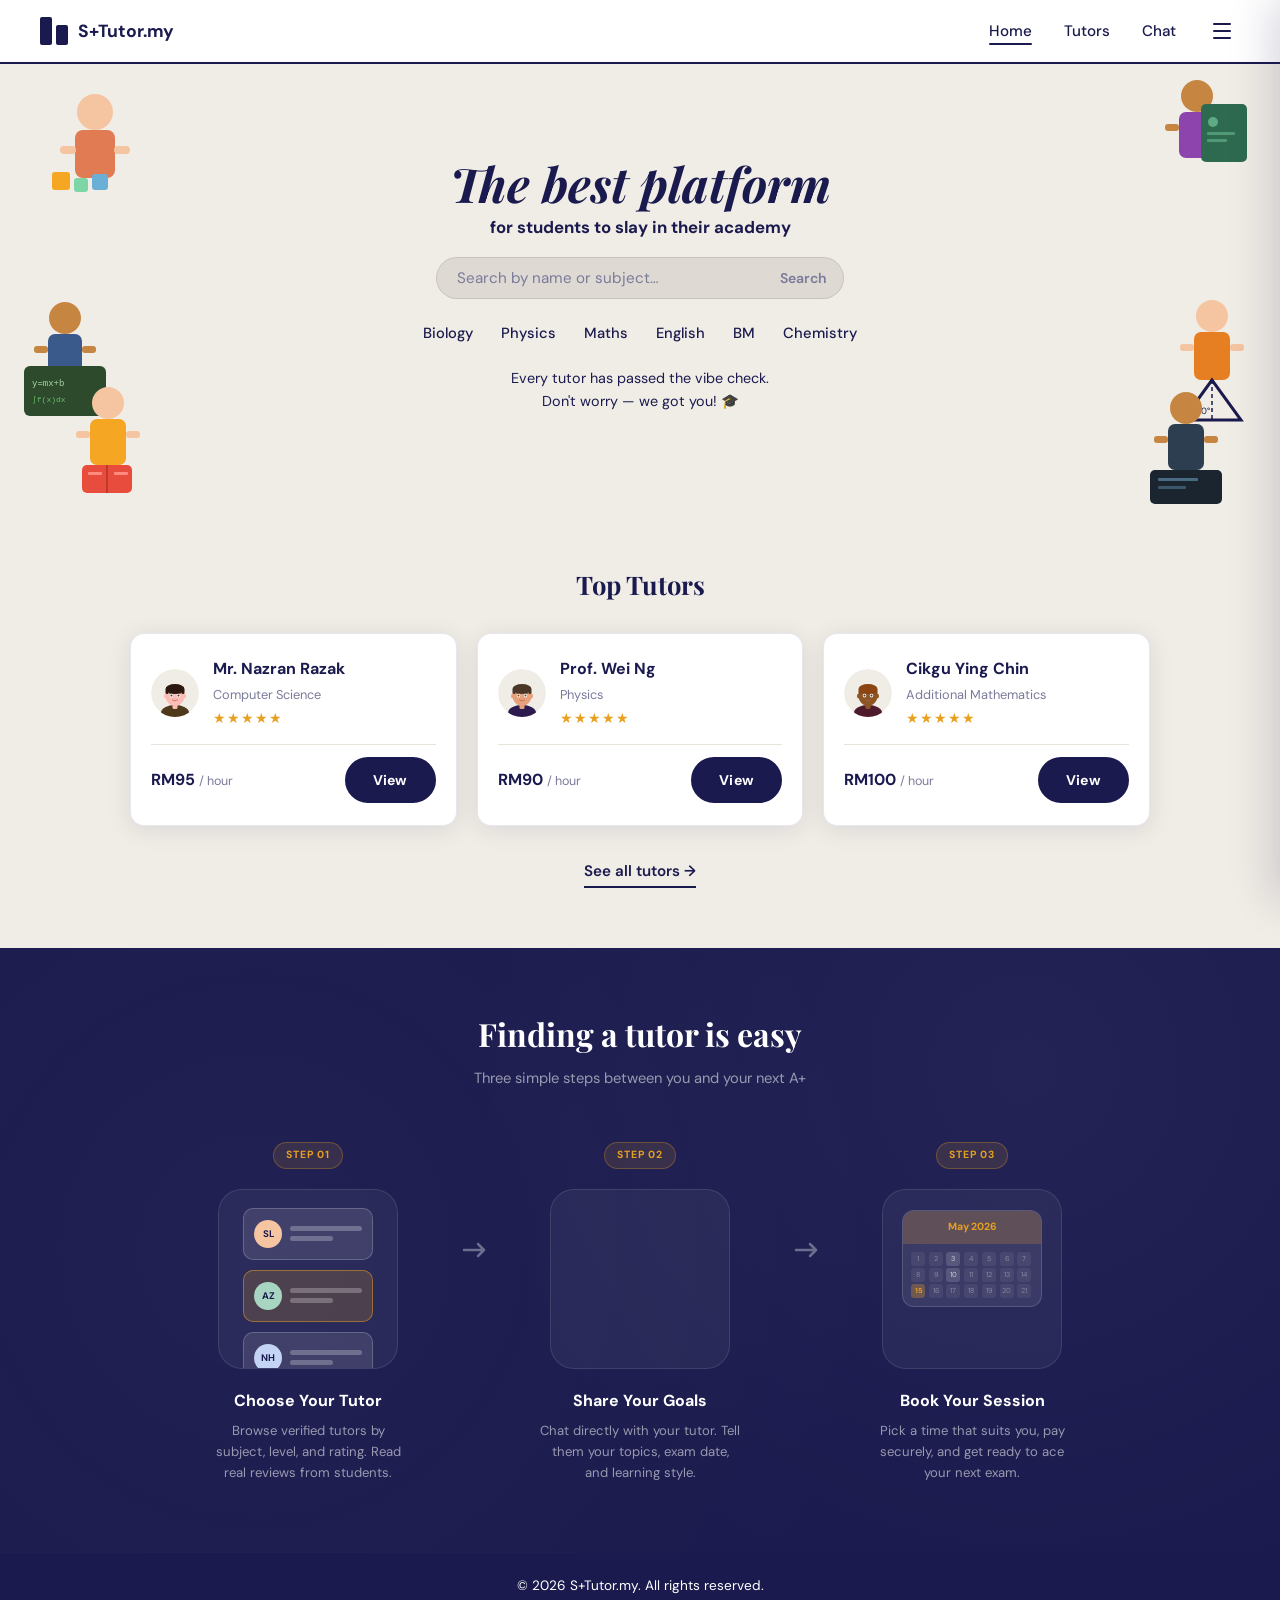
<file: index.html>
<!DOCTYPE html>
<html lang="en">
<head>
  <meta charset="UTF-8" />
  <meta name="viewport" content="width=device-width, initial-scale=1.0"/>
  <title>S+Tutor.my — Find Your Perfect Tutor</title>
  <link rel="stylesheet" href="global.css" />
  <script>/* S+Tutor: prevent night-mode flash */if(localStorage.getItem("stutor_night")==="1"){document.documentElement.classList.add("night-mode");}</script>
  <style>
    /* ══════════════════════════════
       HOW IT WORKS SECTION
    ══════════════════════════════ */
    .how-section {
      padding: 60px 40px 70px;
      background: var(--navy);
      position: relative;
      overflow: hidden;
    }

    /* subtle background texture */
    .how-section::before {
      content: '';
      position: absolute;
      inset: 0;
      background-image: radial-gradient(circle at 20% 50%, rgba(255,255,255,0.03) 0%, transparent 60%),
                        radial-gradient(circle at 80% 20%, rgba(255,255,255,0.04) 0%, transparent 50%);
      pointer-events: none;
    }

    .how-heading {
      font-family: var(--font-display);
      font-size: 2rem;
      font-weight: 700;
      color: var(--white);
      text-align: center;
      margin-bottom: 8px;
      position: relative;
    }
    .how-sub {
      text-align: center;
      font-size: 0.92rem;
      color: rgba(255,255,255,0.55);
      margin-bottom: 52px;
      position: relative;
    }

    .how-steps {
      display: grid;
      grid-template-columns: 1fr auto 1fr auto 1fr;
      align-items: start;
      gap: 0;
      max-width: 960px;
      margin: 0 auto;
      position: relative;
    }

    /* Connector arrow between steps */
    .how-arrow {
      display: flex;
      align-items: center;
      justify-content: center;
      padding-top: 90px;
      opacity: 0.35;
    }
    .how-arrow svg { width: 36px; height: 36px; }

    /* Each step card */
    .how-step {
      display: flex;
      flex-direction: column;
      align-items: center;
      text-align: center;
      gap: 0;
      opacity: 0;
      transform: translateY(28px);
      transition: opacity .6s ease, transform .6s ease;
    }
    .how-step.visible {
      opacity: 1;
      transform: translateY(0);
    }
    .how-step:nth-child(1) { transition-delay: 0s; }
    .how-step:nth-child(3) { transition-delay: .18s; }
    .how-step:nth-child(5) { transition-delay: .36s; }

    /* Step number pill */
    .step-num {
      font-size: 0.65rem;
      font-weight: 700;
      letter-spacing: .1em;
      text-transform: uppercase;
      color: var(--accent);
      background: rgba(232,160,32,0.12);
      border: 1px solid rgba(232,160,32,0.3);
      border-radius: var(--radius-pill);
      padding: 4px 12px;
      margin-bottom: 20px;
    }

    /* Illustration frame */
    .step-illo {
      width: 180px;
      height: 180px;
      background: rgba(255,255,255,0.05);
      border: 1px solid rgba(255,255,255,0.1);
      border-radius: 24px;
      display: flex;
      align-items: center;
      justify-content: center;
      margin-bottom: 22px;
      position: relative;
      overflow: hidden;
    }

    /* Step text */
    .step-title {
      font-size: 1rem;
      font-weight: 700;
      color: var(--white);
      margin-bottom: 8px;
      line-height: 1.3;
    }
    .step-desc {
      font-size: 0.82rem;
      color: rgba(255,255,255,0.55);
      line-height: 1.6;
      max-width: 200px;
    }

    /* ── Step 1: Browse tutors animation ── */
    .illo-s1 { width: 100%; height: 100%; position: relative; }

    .s1-card {
      position: absolute;
      width: 130px;
      height: 52px;
      background: rgba(255,255,255,0.1);
      border: 1px solid rgba(255,255,255,0.2);
      border-radius: 10px;
      display: flex;
      align-items: center;
      gap: 8px;
      padding: 0 10px;
      left: 50%;
      transform: translateX(-50%);
    }
    .s1-card:nth-child(1) { top: 18px; animation: cardSlide1 3s ease-in-out infinite; }
    .s1-card:nth-child(2) { top: 80px; animation: cardSlide2 3s ease-in-out infinite .3s; }
    .s1-card:nth-child(3) { top: 142px; animation: cardSlide3 3s ease-in-out infinite .6s; }

    .s1-av {
      width: 28px; height: 28px;
      border-radius: 50%;
      flex-shrink: 0;
      display: flex; align-items: center; justify-content: center;
      font-size: 0.6rem; font-weight: 700; color: var(--navy);
    }
    .s1-lines { flex: 1; display: flex; flex-direction: column; gap: 5px; }
    .s1-line  { height: 5px; border-radius: 3px; background: rgba(255,255,255,0.25); }
    .s1-line.short { width: 60%; }

    /* Highlight pulse on selected card */
    .s1-card.selected {
      background: rgba(232,160,32,0.18);
      border-color: rgba(232,160,32,0.5);
      animation: cardPulse 3s ease-in-out infinite 1.2s !important;
    }

    @keyframes cardSlide1 { 0%,100%{transform:translateX(-50%) translateY(0)} 50%{transform:translateX(-50%) translateY(-3px)} }
    @keyframes cardSlide2 { 0%,100%{transform:translateX(-50%) translateY(0)} 50%{transform:translateX(-50%) translateY(-3px)} }
    @keyframes cardSlide3 { 0%,100%{transform:translateX(-50%) translateY(0)} 50%{transform:translateX(-50%) translateY(-3px)} }
    @keyframes cardPulse  { 0%,100%{box-shadow:0 0 0 0 rgba(232,160,32,0)} 50%{box-shadow:0 0 0 8px rgba(232,160,32,0)} }

    /* ── Step 2: Goals / chat bubbles animation ── */
    .illo-s2 { width: 100%; height: 100%; position: relative; overflow: hidden; }

    .s2-bubble {
      position: absolute;
      border-radius: 14px;
      padding: 8px 12px;
      font-size: 0.65rem;
      font-weight: 600;
      line-height: 1.3;
      max-width: 120px;
      opacity: 0;
    }
    .s2-bubble.recv {
      background: rgba(255,255,255,0.12);
      color: rgba(255,255,255,0.85);
      border-bottom-left-radius: 3px;
      left: 14px;
    }
    .s2-bubble.sent {
      background: rgba(232,160,32,0.25);
      color: var(--accent);
      border-bottom-right-radius: 3px;
      right: 14px;
      text-align: right;
    }
    .s2-bubble:nth-child(1) { top: 22px;  animation: bubblePop 4s ease-in-out infinite 0s; }
    .s2-bubble:nth-child(2) { top: 70px;  animation: bubblePop 4s ease-in-out infinite .8s; }
    .s2-bubble:nth-child(3) { top: 118px; animation: bubblePop 4s ease-in-out infinite 1.6s; }

    .s2-dots {
      position: absolute;
      bottom: 24px;
      left: 14px;
      background: rgba(255,255,255,0.1);
      border-radius: 10px;
      padding: 8px 12px;
      display: flex; gap: 4px; align-items: center;
      animation: bubblePop 4s ease-in-out infinite 2.4s;
      opacity: 0;
    }
    .s2-dot {
      width: 5px; height: 5px;
      background: rgba(255,255,255,0.5);
      border-radius: 50%;
      animation: dotBounce .8s ease infinite;
    }
    .s2-dot:nth-child(2) { animation-delay: .15s; }
    .s2-dot:nth-child(3) { animation-delay: .3s; }

    @keyframes bubblePop  {
      0%        { opacity:0; transform: scale(.85) translateY(6px); }
      15%, 75%  { opacity:1; transform: scale(1) translateY(0); }
      90%, 100% { opacity:0; transform: scale(.9) translateY(-4px); }
    }
    @keyframes dotBounce { 0%,100%{transform:translateY(0)} 50%{transform:translateY(-4px)} }

    /* ── Step 3: Calendar / booking animation ── */
    .illo-s3 { width: 100%; height: 100%; position: relative; overflow: hidden; }

    .s3-cal {
      position: absolute;
      top: 20px; left: 50%;
      transform: translateX(-50%);
      width: 140px;
      background: rgba(255,255,255,0.08);
      border: 1px solid rgba(255,255,255,0.15);
      border-radius: 12px;
      overflow: hidden;
    }
    .s3-cal-header {
      background: rgba(232,160,32,0.2);
      padding: 8px 12px;
      font-size: 0.65rem;
      font-weight: 700;
      color: var(--accent);
      text-align: center;
    }
    .s3-cal-grid {
      display: grid;
      grid-template-columns: repeat(7, 1fr);
      gap: 2px;
      padding: 8px;
    }
    .s3-day {
      width: 14px; height: 14px;
      border-radius: 3px;
      background: rgba(255,255,255,0.06);
      display: flex; align-items: center; justify-content: center;
      font-size: 0.45rem;
      color: rgba(255,255,255,0.35);
    }
    .s3-day.active {
      background: rgba(232,160,32,0.3);
      color: var(--accent);
      font-weight: 700;
      animation: dayPing 2s ease-in-out infinite;
    }
    .s3-day.booked {
      background: rgba(255,255,255,0.15);
      color: rgba(255,255,255,0.7);
    }

    /* Confirm tick that appears */
    .s3-confirm {
      position: absolute;
      bottom: 22px; left: 50%;
      transform: translateX(-50%) scale(0);
      background: rgba(52,199,89,0.2);
      border: 1px solid rgba(52,199,89,0.4);
      border-radius: var(--radius-pill);
      padding: 7px 16px;
      font-size: 0.7rem;
      font-weight: 700;
      color: #34c759;
      white-space: nowrap;
      animation: confirmPop 3s ease-in-out infinite 1s;
    }

    @keyframes dayPing {
      0%,100% { box-shadow: 0 0 0 0 rgba(232,160,32,0); }
      50%      { box-shadow: 0 0 0 5px rgba(232,160,32,0); }
    }
    @keyframes confirmPop {
      0%,15%  { transform: translateX(-50%) scale(0); opacity:0; }
      30%,80% { transform: translateX(-50%) scale(1); opacity:1; }
      95%,100%{ transform: translateX(-50%) scale(0); opacity:0; }
    }

    /* ── Responsive ── */
    @media (max-width: 780px) {
      .how-steps {
        grid-template-columns: 1fr;
        gap: 32px;
        max-width: 300px;
      }
      .how-arrow { display: none; }
      .how-step { opacity: 1; transform: none; }
      .how-section { padding: 48px 20px 56px; }
    }
  </style>
</head>
<body>

<!-- NAVBAR -->
  <!-- ============================================================
       NAVBAR — sama untuk semua page.
       Tukar class "active" pada link yang sesuai mengikut page semasa.
       hamburger-btn → buka side-menu bila ditekan.
  ============================================================ -->
  <nav class="navbar">
    <a href="index.html" class="nav-logo">
      <div class="logo-icon">
        <svg width="28" height="28" viewBox="0 0 28 28" fill="none">
          <rect x="0" y="0" width="12" height="28" rx="2" fill="#1a1a4e"/>
          <rect x="16" y="8" width="12" height="20" rx="2" fill="#1a1a4e"/>
        </svg>
      </div>
      <span class="logo-text">S+Tutor.my</span>
    </a>
    <ul class="nav-links">
      <li><a href="index.html" class="active">Home</a></li>
      <li><a href="list.html" >Tutors</a></li>
      <li><a href="chat.html" >Chat</a></li>
    </ul>
    <button class="hamburger-btn" id="hamburgerBtn" aria-label="Open menu" aria-expanded="false">
      <span></span>
      <span></span>
      <span></span>
    </button>
  </nav>

  <div class="menu-overlay" id="menuOverlay"></div>

  <aside class="side-menu" id="sideMenu" role="dialog" aria-label="Navigation menu">
    <div class="side-menu-header">
      <a href="index.html" class="side-menu-logo">S+Tutor.my</a>
      <button class="side-menu-close" id="menuClose" aria-label="Close menu">&#x2715;</button>
    </div>
    <nav class="side-menu-nav">
      <a href="index.html" class="active">Home</a>
      <a href="list.html">Find Tutors</a>
      <a href="chat.html">Chat</a>
      <a href="favourite.html">Favourites</a>
      <a href="mybooking.html">My Bookings</a>
      <a href="about.html">About Us</a>
      <a href="settings.html">Settings</a>
    </nav>
    </nav>
    <div class="side-menu-footer">
      <a href="login.html" class="btn-login">Log In</a>
      <a href="signup.html" class="btn-signup-menu">Sign Up &mdash; It&#39;s Free</a>
    </div>
  </aside>

  <script>
    (function () {
      var btn     = document.getElementById("hamburgerBtn");
      var menu    = document.getElementById("sideMenu");
      var overlay = document.getElementById("menuOverlay");
      var close   = document.getElementById("menuClose");
      function openMenu() {
        menu.classList.add("is-open");
        overlay.classList.add("is-open");
        btn.classList.add("is-open");
        btn.setAttribute("aria-expanded","true");
        document.body.style.overflow = "hidden";
      }
      function closeMenu() {
        menu.classList.remove("is-open");
        overlay.classList.remove("is-open");
        btn.classList.remove("is-open");
        btn.setAttribute("aria-expanded","false");
        document.body.style.overflow = "";
      }
      btn.addEventListener("click", openMenu);
      close.addEventListener("click", closeMenu);
      overlay.addEventListener("click", closeMenu);
      document.addEventListener("keydown", function(e) { if (e.key === "Escape") closeMenu(); });
    })();
  </script>

  <!-- HERO -->
  <section class="hero">
    <div class="illo illo-tl" aria-hidden="true">
      <svg width="110" height="120" viewBox="0 0 110 120" fill="none">
        <circle cx="55" cy="28" r="18" fill="#f5c4a1"/>
        <rect x="35" y="46" width="40" height="48" rx="8" fill="#e07b54"/>
        <rect x="20" y="62" width="16" height="8" rx="4" fill="#f5c4a1"/>
        <rect x="74" y="62" width="16" height="8" rx="4" fill="#f5c4a1"/>
        <rect x="12" y="88" width="18" height="18" rx="3" fill="#f5a623"/>
        <rect x="34" y="94" width="14" height="14" rx="3" fill="#7ed6a7"/>
        <rect x="52" y="90" width="16" height="16" rx="3" fill="#6baed6"/>
      </svg>
    </div>
    <div class="illo illo-ml" aria-hidden="true">
      <svg width="90" height="130" viewBox="0 0 90 130" fill="none">
        <circle cx="45" cy="24" r="16" fill="#c68642"/>
        <rect x="28" y="40" width="34" height="44" rx="7" fill="#3a5a8c"/>
        <rect x="14" y="52" width="14" height="7" rx="3" fill="#c68642"/>
        <rect x="62" y="52" width="14" height="7" rx="3" fill="#c68642"/>
        <rect x="4" y="72" width="82" height="50" rx="6" fill="#2d4a2d"/>
        <text x="12" y="92" font-size="9" fill="#a8d5a2" font-family="monospace">y=mx+b</text>
        <text x="12" y="108" font-size="8" fill="#6bba6b" font-family="monospace">∫f(x)dx</text>
      </svg>
    </div>
    <div class="illo illo-bl" aria-hidden="true">
      <svg width="95" height="115" viewBox="0 0 95 115" fill="none">
        <circle cx="48" cy="22" r="16" fill="#f5c4a1"/>
        <rect x="30" y="38" width="36" height="46" rx="7" fill="#f5a623"/>
        <rect x="16" y="50" width="14" height="7" rx="3" fill="#f5c4a1"/>
        <rect x="66" y="50" width="14" height="7" rx="3" fill="#f5c4a1"/>
        <rect x="22" y="84" width="50" height="28" rx="5" fill="#e74c3c"/>
        <line x1="47" y1="84" x2="47" y2="112" stroke="#c0392b" stroke-width="2"/>
        <rect x="28" y="91" width="14" height="3" rx="1" fill="#ff8a80"/>
        <rect x="54" y="91" width="14" height="3" rx="1" fill="#ff8a80"/>
      </svg>
    </div>
    <div class="illo illo-tr" aria-hidden="true">
      <svg width="105" height="115" viewBox="0 0 105 115" fill="none">
        <circle cx="52" cy="22" r="16" fill="#c68642"/>
        <rect x="34" y="38" width="36" height="46" rx="7" fill="#8e44ad"/>
        <rect x="20" y="50" width="14" height="7" rx="3" fill="#c68642"/>
        <rect x="70" y="50" width="14" height="7" rx="3" fill="#c68642"/>
        <rect x="56" y="30" width="46" height="58" rx="5" fill="#2d6a4f"/>
        <circle cx="68" cy="48" r="5" fill="#74c69d" opacity=".7"/>
        <rect x="62" y="58" width="28" height="3" rx="1" fill="#74c69d" opacity=".5"/>
        <rect x="62" y="65" width="20" height="3" rx="1" fill="#74c69d" opacity=".5"/>
      </svg>
    </div>
    <div class="illo illo-mr" aria-hidden="true">
      <svg width="95" height="130" viewBox="0 0 95 130" fill="none">
        <circle cx="47" cy="22" r="16" fill="#f5c4a1"/>
        <rect x="29" y="38" width="36" height="48" rx="7" fill="#e67e22"/>
        <rect x="15" y="50" width="14" height="7" rx="3" fill="#f5c4a1"/>
        <rect x="65" y="50" width="14" height="7" rx="3" fill="#f5c4a1"/>
        <polygon points="47,86 18,126 76,126" fill="none" stroke="#1a1a4e" stroke-width="3"/>
        <line x1="47" y1="86" x2="47" y2="126" stroke="#1a1a4e" stroke-width="1.5" stroke-dasharray="4,3"/>
        <text x="30" y="120" font-size="9" fill="#1a1a4e">90°</text>
      </svg>
    </div>
    <div class="illo illo-br" aria-hidden="true">
      <svg width="88" height="120" viewBox="0 0 88 120" fill="none">
        <circle cx="44" cy="22" r="16" fill="#c68642"/>
        <rect x="26" y="38" width="36" height="46" rx="7" fill="#2c3e50"/>
        <rect x="12" y="50" width="14" height="7" rx="3" fill="#c68642"/>
        <rect x="62" y="50" width="14" height="7" rx="3" fill="#c68642"/>
        <rect x="8" y="84" width="72" height="34" rx="5" fill="#1a252f"/>
        <rect x="16" y="92" width="40" height="3" rx="1" fill="#5d8aa8" opacity=".7"/>
        <rect x="16" y="100" width="28" height="3" rx="1" fill="#5d8aa8" opacity=".5"/>
      </svg>
    </div>

    <div class="hero-center">
      <h1 class="hero-title">
        <em>The best platform</em><br>
        <span class="hero-sub">for students to slay in their academy</span>
      </h1>
      <div class="search-wrap">
        <input type="text" class="search-input" id="searchInput" placeholder="Search by name or subject…" />
        <button class="search-btn" id="searchBtn">Search</button>
      </div>
      <div class="subject-pills">
        <button class="pill" data-subject="Biology">Biology</button>
        <button class="pill" data-subject="Physics">Physics</button>
        <button class="pill" data-subject="Mathematics">Maths</button>
        <button class="pill" data-subject="English">English</button>
        <button class="pill" data-subject="Bahasa Melayu">BM</button>
        <button class="pill" data-subject="Chemistry">Chemistry</button>
      </div>
      <p class="hero-tagline">Every tutor has passed the vibe check.<br>Don't worry — we got you! 🎓</p>
    </div>
  </section>

  <!-- TOP TUTORS -->
  <section class="tutors-section">
    <h2 class="section-heading">Top Tutors</h2>
    <div class="tutors-grid" id="tutorsGrid"></div>
    <div class="see-all-wrap">
      <a href="list.html" class="btn-see-all">See all tutors →</a>
    </div>
  </section>

  <!-- ══ HOW IT WORKS ══ -->
  <section class="how-section">
    <h2 class="how-heading">Finding a tutor is easy</h2>
    <p class="how-sub">Three simple steps between you and your next A+</p>

    <div class="how-steps" id="howSteps">

      <!-- Step 1 -->
      <div class="how-step">
        <div class="step-num">Step 01</div>
        <div class="step-illo">
          <!-- Animated tutor cards -->
          <div class="illo-s1">
            <div class="s1-card">
              <div class="s1-av" style="background:#f5c4a1;">SL</div>
              <div class="s1-lines">
                <div class="s1-line"></div>
                <div class="s1-line short"></div>
              </div>
            </div>
            <div class="s1-card selected">
              <div class="s1-av" style="background:#a8d5c2;">AZ</div>
              <div class="s1-lines">
                <div class="s1-line"></div>
                <div class="s1-line short"></div>
              </div>
            </div>
            <div class="s1-card">
              <div class="s1-av" style="background:#c4d4f5;">NH</div>
              <div class="s1-lines">
                <div class="s1-line"></div>
                <div class="s1-line short"></div>
              </div>
            </div>
          </div>
        </div>
        <div class="step-title">Choose Your Tutor</div>
        <div class="step-desc">Browse verified tutors by subject, level, and rating. Read real reviews from students.</div>
      </div>

      <!-- Arrow -->
      <div class="how-arrow">
        <svg viewBox="0 0 36 36" fill="none" xmlns="http://www.w3.org/2000/svg">
          <path d="M8 18h20M22 12l6 6-6 6" stroke="white" stroke-width="2.5" stroke-linecap="round" stroke-linejoin="round"/>
        </svg>
      </div>

      <!-- Step 2 -->
      <div class="how-step">
        <div class="step-num">Step 02</div>
        <div class="step-illo">
          <!-- Animated chat bubbles -->
          <div class="illo-s2">
            <div class="s2-bubble recv">What topics do you need help with? 📚</div>
            <div class="s2-bubble sent">Add Maths — differentiation &amp; integration</div>
            <div class="s2-bubble recv">Perfect, I can help with that! 🎯</div>
            <div class="s2-dots">
              <div class="s2-dot"></div>
              <div class="s2-dot"></div>
              <div class="s2-dot"></div>
            </div>
          </div>
        </div>
        <div class="step-title">Share Your Goals</div>
        <div class="step-desc">Chat directly with your tutor. Tell them your topics, exam date, and learning style.</div>
      </div>

      <!-- Arrow -->
      <div class="how-arrow">
        <svg viewBox="0 0 36 36" fill="none" xmlns="http://www.w3.org/2000/svg">
          <path d="M8 18h20M22 12l6 6-6 6" stroke="white" stroke-width="2.5" stroke-linecap="round" stroke-linejoin="round"/>
        </svg>
      </div>

      <!-- Step 3 -->
      <div class="how-step">
        <div class="step-num">Step 03</div>
        <div class="step-illo">
          <!-- Animated calendar booking -->
          <div class="illo-s3">
            <div class="s3-cal">
              <div class="s3-cal-header">May 2026</div>
              <div class="s3-cal-grid">
                <div class="s3-day">1</div><div class="s3-day">2</div><div class="s3-day booked">3</div>
                <div class="s3-day">4</div><div class="s3-day">5</div><div class="s3-day">6</div>
                <div class="s3-day">7</div><div class="s3-day">8</div><div class="s3-day">9</div>
                <div class="s3-day booked">10</div><div class="s3-day">11</div><div class="s3-day">12</div>
                <div class="s3-day">13</div><div class="s3-day">14</div><div class="s3-day active">15</div>
                <div class="s3-day">16</div><div class="s3-day">17</div><div class="s3-day">18</div>
                <div class="s3-day">19</div><div class="s3-day">20</div><div class="s3-day">21</div>
              </div>
            </div>
            <div class="s3-confirm">✓ Session Booked!</div>
          </div>
        </div>
        <div class="step-title">Book Your Session</div>
        <div class="step-desc">Pick a time that suits you, pay securely, and get ready to ace your next exam.</div>
      </div>

    </div>
  </section>

  <!-- FOOTER -->
  <footer class="footer">
    <p>© 2026 S+Tutor.my. All rights reserved.</p>
  </footer>

  <script src="auth.js"></script>
  <script>
    /* ── SEARCH ── */
    function doSearch() {
      const q = document.getElementById("searchInput").value.trim();
      location.href = q ? `list.html?q=${encodeURIComponent(q)}` : "list.html";
    }
    document.getElementById("searchBtn").addEventListener("click", doSearch);
    document.getElementById("searchInput").addEventListener("keydown", e => {
      if (e.key === "Enter") doSearch();
    });

    /* ── SUBJECT PILLS ── */
    document.querySelectorAll(".pill").forEach(pill => {
      pill.addEventListener("click", () => {
        location.href = `list.html?q=${encodeURIComponent(pill.dataset.subject)}`;
      });
    });

    /* ── SCROLL-IN ANIMATION for how-steps ── */
    const observer = new IntersectionObserver(entries => {
      entries.forEach(entry => {
        if (entry.isIntersecting) {
          entry.target.querySelectorAll(".how-step").forEach(s => s.classList.add("visible"));
          observer.unobserve(entry.target);
        }
      });
    }, { threshold: 0.2 });
    observer.observe(document.getElementById("howSteps"));

    /* ── TOP TUTORS ── */
    document.addEventListener("DOMContentLoaded", () => {
      fetch("tutors.json")
        .then(r => r.json())
        .then(data => {
          const fiveStar = data.filter(t => t.rating === 5);
          for (let i = fiveStar.length - 1; i > 0; i--) {
            const j = Math.floor(Math.random() * (i + 1));
            [fiveStar[i], fiveStar[j]] = [fiveStar[j], fiveStar[i]];
          }
          renderTutors(fiveStar.slice(0, 3));
        })
        .catch(() => {
          document.getElementById("tutorsGrid").innerHTML =
            `<p style="grid-column:1/-1;text-align:center;color:var(--muted);padding:40px 0">
              ⚠️ Gagal load data. Guna Live Server bukan buka file terus.
            </p>`;
        });
    });

    function renderTutors(list) {
      const grid = document.getElementById("tutorsGrid");
      if (!list.length) {
        grid.innerHTML = `<p style="grid-column:1/-1;text-align:center;color:var(--muted);padding:40px 0">Tiada tutor 5★ dijumpai.</p>`;
        return;
      }
      grid.innerHTML = "";
      list.forEach((t, i) => {
        const stars = "★".repeat(t.rating) + "☆".repeat(5 - t.rating);
        const card  = document.createElement("a");
        card.href      = `profile.html?id=${t.id}`;
        card.className = "tutor-card";
        card.style.animationDelay = `${i * 0.07}s`;
        card.innerHTML = `
          <div class="card-top">
            <div class="card-avatar" style="${t.profileSvg ? 'background:none;padding:0;overflow:hidden;' : ''}">${t.profileSvg ? t.profileSvg : t.avatar}</div>
            <div class="card-meta">
              <span class="card-name">${t.name}</span>
              <span class="card-subject">${t.subject}</span>
              <span class="card-stars" title="${t.rating}/5">${stars}</span>
            </div>
          </div>
          <div class="card-footer">
            <div class="card-rate">RM${t.rate} <span>/ hour</span></div>
            <span class="btn-book" onclick="event.preventDefault();event.stopPropagation();location.href='profile.html?id=${t.id}'">View</span>
          </div>`;
        grid.appendChild(card);
      });
    }
  </script>
</body>
</html>
</file>
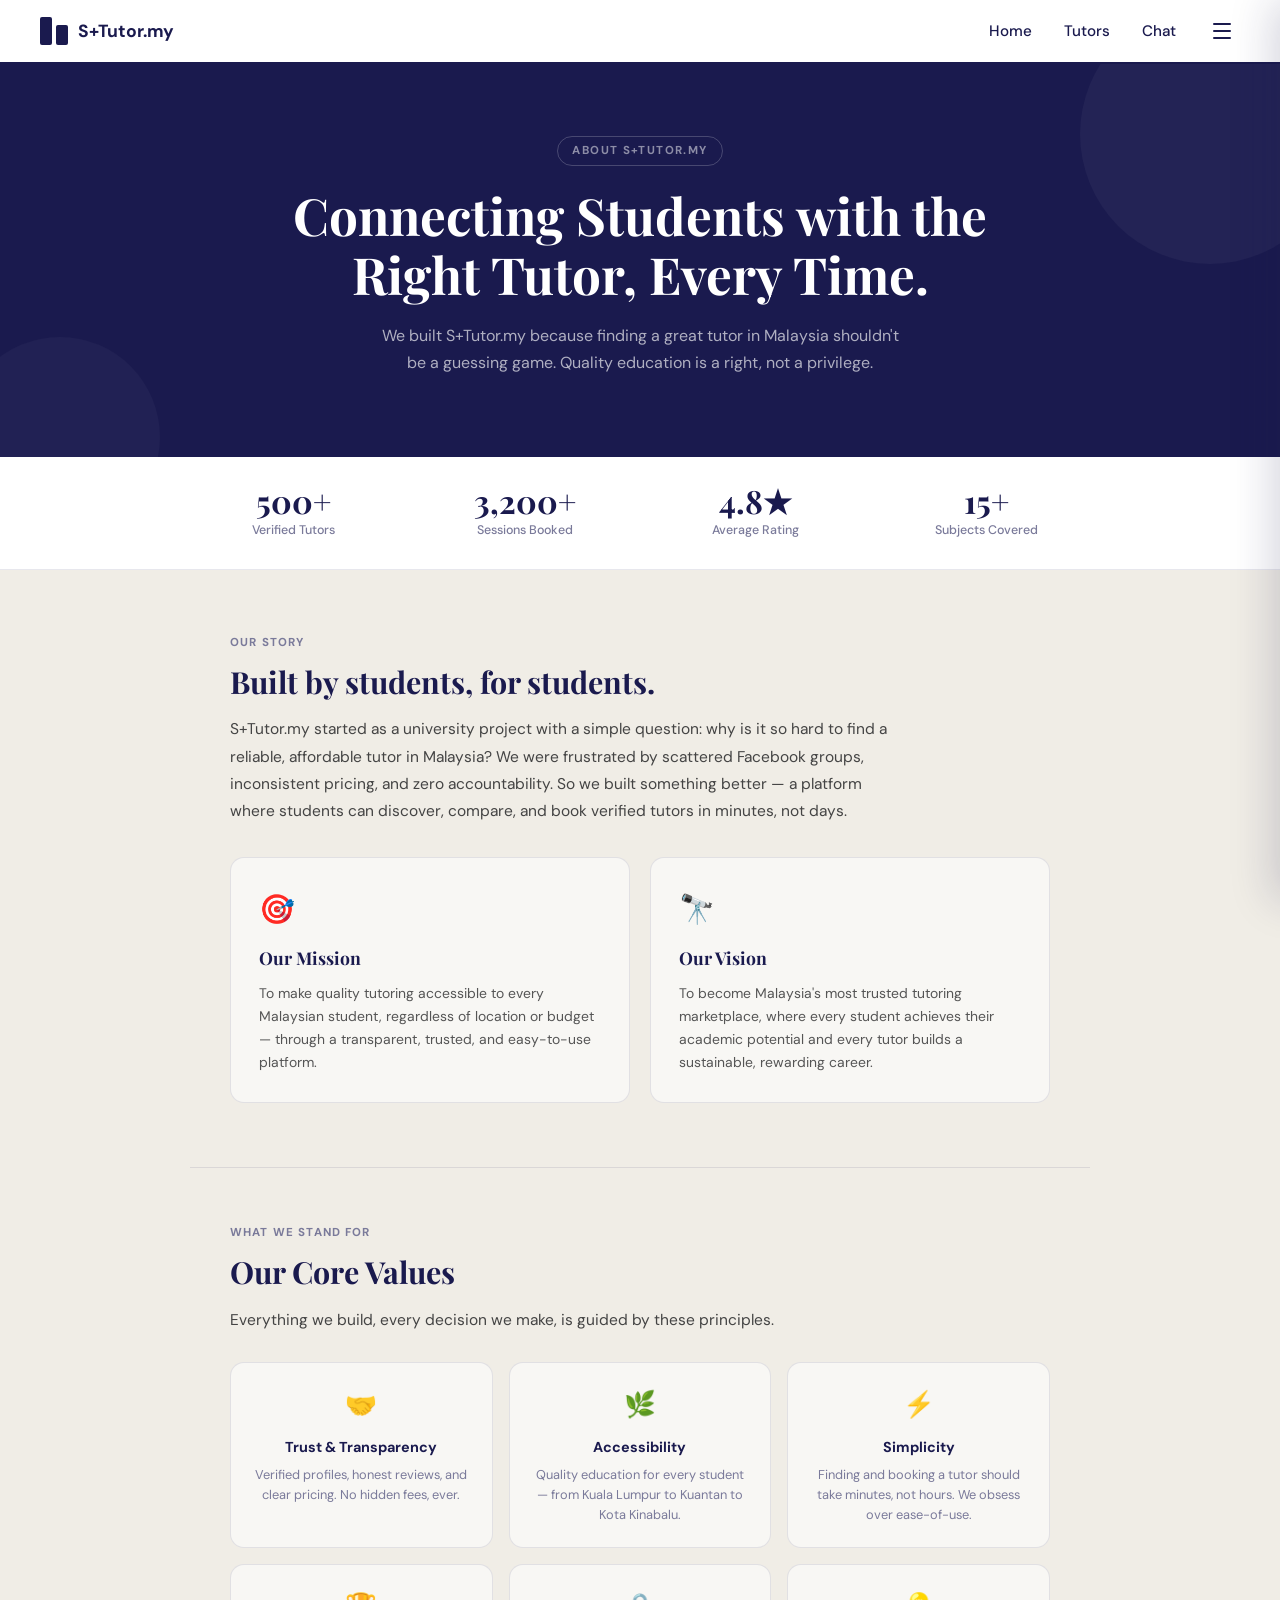
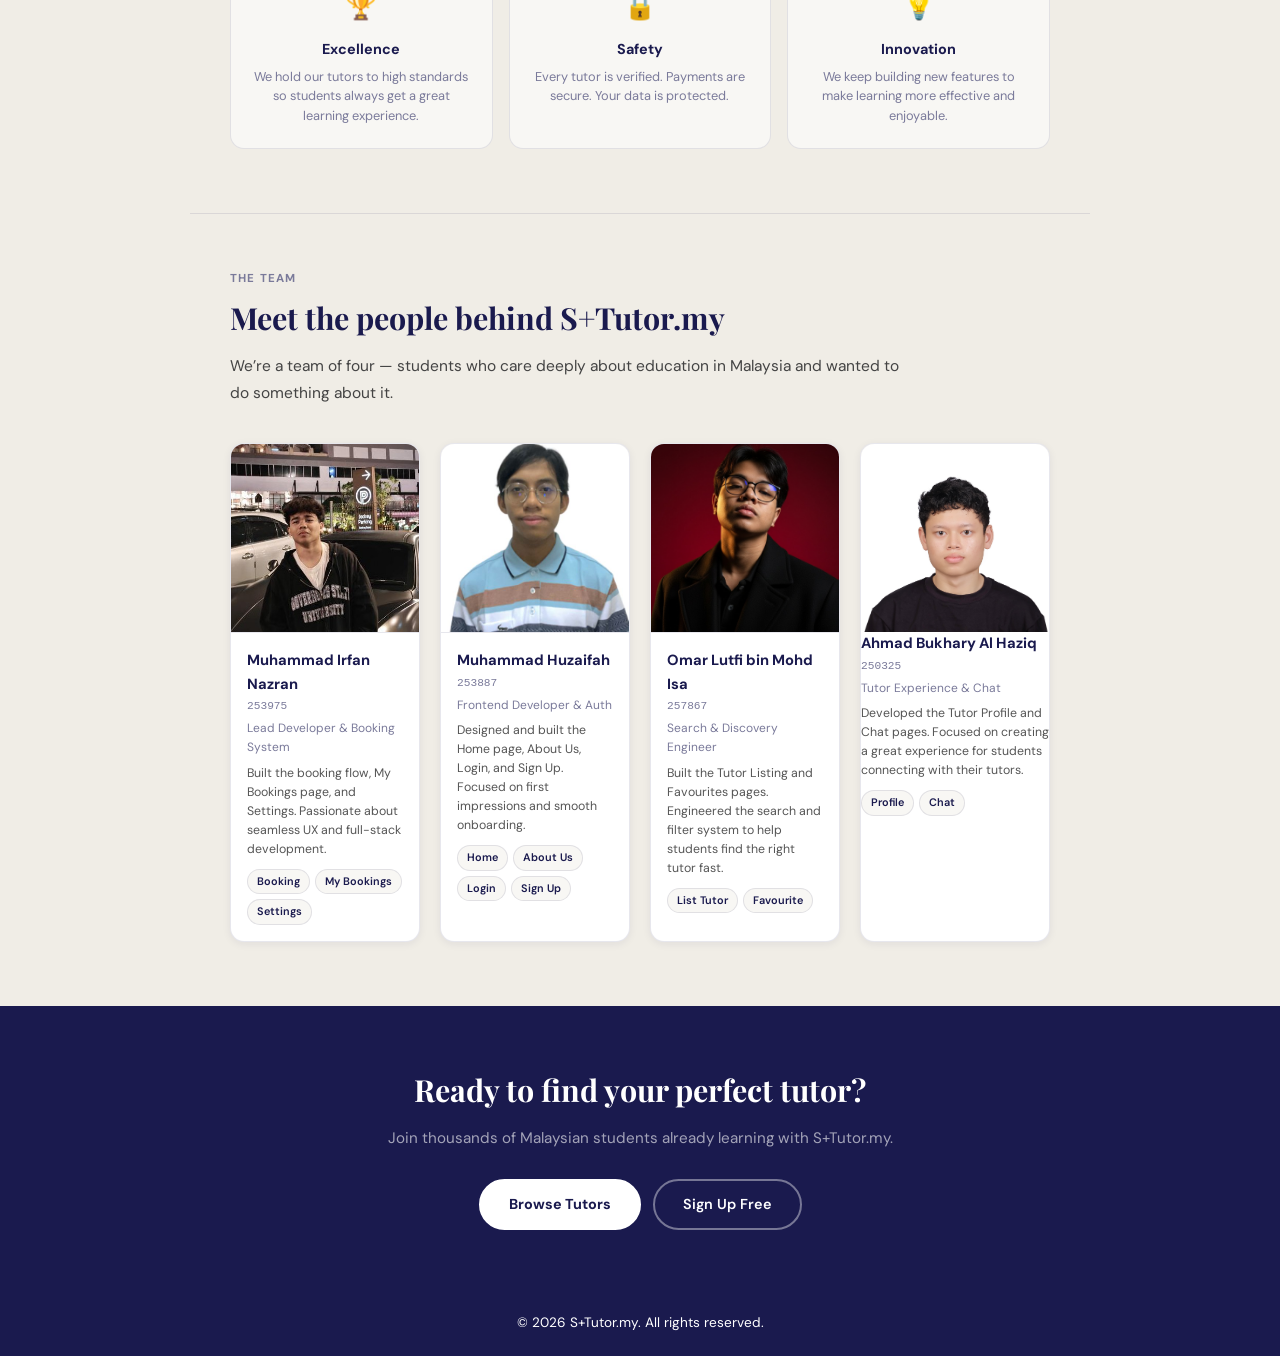
<file: about.html>
<!DOCTYPE html>
<html lang="en">
<head>
  <meta charset="UTF-8" />
  <meta name="viewport" content="width=device-width, initial-scale=1.0"/>
  <title>S+Tutor.my &mdash; About Us</title>
  <link rel="stylesheet" href="global.css" />
  <script>/* S+Tutor: prevent night-mode flash */if(localStorage.getItem("stutor_night")==="1"){document.documentElement.classList.add("night-mode");}</script>
  <style>
    /* ── Hero ── */
    .about-hero {
      background: var(--navy);
      color: var(--white);
      padding: 72px 40px 80px;
      text-align: center;
      position: relative;
      overflow: hidden;
    }
    .about-hero::before {
      content: '';
      position: absolute;
      top: -60px; right: -60px;
      width: 260px; height: 260px;
      background: rgba(255,255,255,.04);
      border-radius: 50%;
    }
    .about-hero::after {
      content: '';
      position: absolute;
      bottom: -80px; left: -40px;
      width: 200px; height: 200px;
      background: rgba(255,255,255,.03);
      border-radius: 50%;
    }
    .about-hero-tag {
      display: inline-block;
      font-size: 0.72rem;
      font-weight: 700;
      text-transform: uppercase;
      letter-spacing: .12em;
      color: rgba(255,255,255,.5);
      border: 1px solid rgba(255,255,255,.2);
      border-radius: var(--radius-pill);
      padding: 5px 14px;
      margin-bottom: 20px;
    }
    .about-hero h1 {
      font-family: var(--font-display);
      font-size: clamp(2rem, 5vw, 3.2rem);
      font-weight: 700;
      color: var(--white);
      line-height: 1.15;
      margin-bottom: 18px;
      max-width: 700px;
      margin-left: auto;
      margin-right: auto;
    }
    .about-hero p {
      font-size: 1rem;
      color: rgba(255,255,255,.65);
      max-width: 520px;
      margin: 0 auto;
      line-height: 1.7;
    }

    /* ── Stats bar ── */
    .stats-bar {
      background: var(--white);
      border-bottom: 1.5px solid var(--border);
      padding: 28px 40px;
    }
    .stats-inner {
      max-width: 900px;
      margin: 0 auto;
      display: grid;
      grid-template-columns: repeat(4, 1fr);
      gap: 24px;
      text-align: center;
    }
    .stat-num {
      font-family: var(--font-display);
      font-size: 2rem;
      font-weight: 700;
      color: var(--navy);
      line-height: 1;
      margin-bottom: 4px;
    }
    .stat-label {
      font-size: 0.78rem;
      color: var(--muted);
      font-weight: 500;
    }

    /* ── Sections ── */
    .about-section {
      max-width: 900px;
      margin: 0 auto;
      padding: 64px 40px;
    }
    .about-section + .about-section {
      border-top: 1.5px solid var(--border);
      padding-top: 56px;
    }
    .section-tag {
      font-size: 0.72rem;
      font-weight: 700;
      text-transform: uppercase;
      letter-spacing: .1em;
      color: var(--muted);
      margin-bottom: 12px;
    }
    .about-section h2 {
      font-family: var(--font-display);
      font-size: 1.9rem;
      color: var(--navy);
      margin-bottom: 16px;
      line-height: 1.2;
    }
    .about-section > p {
      font-size: 0.97rem;
      color: #444;
      line-height: 1.75;
      max-width: 680px;
    }

    /* Mission / Vision split */
    .mv-grid {
      display: grid;
      grid-template-columns: 1fr 1fr;
      gap: 20px;
      margin-top: 32px;
    }
    .mv-card {
      background: var(--surface-alt);
      border: 1.5px solid var(--border);
      border-radius: var(--radius-lg);
      padding: 28px;
    }
    .mv-card-icon { font-size: 1.8rem; margin-bottom: 12px; }
    .mv-card h3 {
      font-family: var(--font-display);
      font-size: 1.1rem;
      color: var(--navy);
      margin-bottom: 10px;
    }
    .mv-card p {
      font-size: 0.87rem;
      color: #555;
      line-height: 1.65;
    }

    /* Values */
    .values-grid {
      display: grid;
      grid-template-columns: repeat(3, 1fr);
      gap: 16px;
      margin-top: 28px;
    }
    .value-card {
      background: var(--surface-alt);
      border: 1.5px solid var(--border);
      border-radius: var(--radius-lg);
      padding: 22px 20px;
      text-align: center;
    }
    .value-icon { font-size: 1.6rem; margin-bottom: 10px; }
    .value-title {
      font-weight: 700;
      font-size: 0.9rem;
      color: var(--navy);
      margin-bottom: 6px;
    }
    .value-desc {
      font-size: 0.8rem;
      color: var(--muted);
      line-height: 1.55;
    }

    /* ── Team ── */
    .team-grid {
      display: grid;
      grid-template-columns: repeat(4, 1fr);
      gap: 20px;
      margin-top: 36px;
    }
    .team-card {
      background: var(--surface);
      border: 1.5px solid var(--border);
      border-radius: var(--radius-lg);
      overflow: hidden;
      box-shadow: var(--shadow-sm);
      transition: transform .22s, box-shadow .22s;
    }
    .team-card:hover { transform: translateY(-4px); box-shadow: var(--shadow-md); }

    .team-avatar-wrap {
      width: 100%;
      aspect-ratio: 1;
      overflow: hidden;
      position: relative;
      background: var(--cream-dark);
    }
    .team-avatar-wrap img {
      width: 100%;
      height: 100%;
      object-fit: cover;
      object-position: center top;
      display: block;
    }
    /* Irfan: group photo, crop to right person */
    .team-card:nth-child(1) .team-avatar-wrap img {
      object-position: 72% top;
      transform: scale(1.5);
      transform-origin: 72% 30%;
    }

    .team-info {
      padding: 16px;
      border-top: 1.5px solid var(--border);
    }
    .team-name {
      font-weight: 700;
      font-size: 0.92rem;
      color: var(--navy);
      margin-bottom: 2px;
    }
    .team-matric {
      font-size: 0.7rem;
      color: var(--muted);
      font-family: monospace;
      margin-bottom: 3px;
    }
    .team-role {
      font-size: 0.75rem;
      color: var(--muted);
      margin-bottom: 6px;
    }
    .team-bio {
      font-size: 0.77rem;
      color: #555;
      line-height: 1.55;
    }
    .team-contrib {
      display: flex;
      flex-wrap: wrap;
      gap: 5px;
      margin-top: 10px;
    }
    .contrib-tag {
      font-size: 0.68rem;
      font-weight: 600;
      color: var(--navy);
      background: var(--surface-alt);
      border: 1px solid var(--border);
      border-radius: var(--radius-pill);
      padding: 3px 9px;
    }

    /* CTA strip */
    .about-cta {
      background: var(--navy);
      color: var(--white);
      text-align: center;
      padding: 60px 40px;
    }
    .about-cta h2 {
      font-family: var(--font-display);
      font-size: 1.9rem;
      color: var(--white);
      margin-bottom: 12px;
    }
    .about-cta p {
      font-size: 0.95rem;
      color: rgba(255,255,255,.6);
      margin-bottom: 28px;
    }
    .cta-btns { display: flex; gap: 12px; justify-content: center; flex-wrap: wrap; }
    .btn-cta-light {
      background: var(--white);
      color: var(--navy);
      border: 2px solid var(--white);
      border-radius: var(--radius-pill);
      padding: 12px 28px;
      font-family: var(--font);
      font-weight: 700;
      font-size: 0.9rem;
      cursor: pointer;
      text-decoration: none;
      transition: opacity .2s;
    }
    .btn-cta-light:hover { opacity: .85; }
    .btn-cta-outline {
      background: transparent;
      color: var(--white);
      border: 2px solid rgba(255,255,255,.4);
      border-radius: var(--radius-pill);
      padding: 12px 28px;
      font-family: var(--font);
      font-weight: 600;
      font-size: 0.9rem;
      cursor: pointer;
      text-decoration: none;
      transition: border-color .2s;
    }
    .btn-cta-outline:hover { border-color: var(--white); }

    @media (max-width: 900px) {
      .team-grid { grid-template-columns: repeat(2, 1fr); }
      .stats-inner { grid-template-columns: repeat(2, 1fr); }
      .values-grid { grid-template-columns: repeat(2, 1fr); }
    }
    @media (max-width: 640px) {
      .about-hero { padding: 48px 20px 56px; }
      .stats-bar { padding: 24px 20px; }
      .about-section { padding: 40px 20px; }
      .team-grid { grid-template-columns: repeat(2, 1fr); gap: 12px; }
      .mv-grid { grid-template-columns: 1fr; }
      .values-grid { grid-template-columns: 1fr; }
      .about-cta { padding: 44px 20px; }
    }
    @media (max-width: 400px) {
      .team-grid { grid-template-columns: 1fr; }
      .stats-inner { grid-template-columns: repeat(2, 1fr); }
    }
  </style>
</head>
<body>

<!-- NAVBAR -->
  <nav class="navbar">
    <a href="index.html" class="nav-logo">
      <div class="logo-icon">
        <svg width="28" height="28" viewBox="0 0 28 28" fill="none">
          <rect x="0" y="0" width="12" height="28" rx="2" fill="#1a1a4e"/>
          <rect x="16" y="8" width="12" height="20" rx="2" fill="#1a1a4e"/>
        </svg>
      </div>
      <span class="logo-text">S+Tutor.my</span>
    </a>
    <ul class="nav-links">
      <li><a href="index.html">Home</a></li>
      <li><a href="list.html">Tutors</a></li>
      <li><a href="chat.html">Chat</a></li>
    </ul>
    <button class="hamburger-btn" id="hamburgerBtn" aria-label="Open menu" aria-expanded="false">
      <span></span><span></span><span></span>
    </button>
  </nav>

  <div class="menu-overlay" id="menuOverlay"></div>
  <aside class="side-menu" id="sideMenu" role="dialog" aria-label="Navigation menu">
    <div class="side-menu-header">
      <a href="index.html" class="side-menu-logo">S+Tutor.my</a>
      <button class="side-menu-close" id="menuClose" aria-label="Close menu">&#x2715;</button>
    </div>
    <nav class="side-menu-nav">
      <a href="index.html">Home</a>
      <a href="list.html">Find Tutors</a>
      <a href="chat.html">Chat</a>
      <a href="favourite.html">Favourites</a>
      <a href="mybooking.html">My Bookings</a>
      <a href="about.html" class="active">About Us</a>
      <a href="settings.html">Settings</a>
    </nav>
    <div class="side-menu-footer">
      <a href="login.html" class="btn-login">Log In</a>
      <a href="signup.html" class="btn-signup-menu">Sign Up &mdash; It&#39;s Free</a>
    </div>
  </aside>

  <script>
    (function () {
      var btn = document.getElementById("hamburgerBtn");
      var menu = document.getElementById("sideMenu");
      var overlay = document.getElementById("menuOverlay");
      var close = document.getElementById("menuClose");
      function openMenu() { menu.classList.add("is-open"); overlay.classList.add("is-open"); btn.classList.add("is-open"); btn.setAttribute("aria-expanded","true"); document.body.style.overflow="hidden"; }
      function closeMenu() { menu.classList.remove("is-open"); overlay.classList.remove("is-open"); btn.classList.remove("is-open"); btn.setAttribute("aria-expanded","false"); document.body.style.overflow=""; }
      btn.addEventListener("click", openMenu);
      close.addEventListener("click", closeMenu);
      overlay.addEventListener("click", closeMenu);
      document.addEventListener("keydown", function(e){ if(e.key==="Escape") closeMenu(); });
    })();
  </script>

  <!-- HERO -->
  <section class="about-hero">
    <div class="about-hero-tag">About S+Tutor.my</div>
    <h1>Connecting Students with the Right Tutor, Every Time.</h1>
    <p>We built S+Tutor.my because finding a great tutor in Malaysia shouldn't be a guessing game. Quality education is a right, not a privilege.</p>
  </section>

  <!-- STATS BAR -->
  <div class="stats-bar">
    <div class="stats-inner">
      <div class="stat-item">
        <div class="stat-num">500+</div>
        <div class="stat-label">Verified Tutors</div>
      </div>
      <div class="stat-item">
        <div class="stat-num">3,200+</div>
        <div class="stat-label">Sessions Booked</div>
      </div>
      <div class="stat-item">
        <div class="stat-num">4.8&#9733;</div>
        <div class="stat-label">Average Rating</div>
      </div>
      <div class="stat-item">
        <div class="stat-num">15+</div>
        <div class="stat-label">Subjects Covered</div>
      </div>
    </div>
  </div>

  <!-- OUR STORY -->
  <div class="about-section">
    <div class="section-tag">Our Story</div>
    <h2>Built by students, for students.</h2>
    <p>S+Tutor.my started as a university project with a simple question: why is it so hard to find a reliable, affordable tutor in Malaysia? We were frustrated by scattered Facebook groups, inconsistent pricing, and zero accountability. So we built something better &mdash; a platform where students can discover, compare, and book verified tutors in minutes, not days.</p>

    <div class="mv-grid">
      <div class="mv-card">
        <div class="mv-card-icon">&#127919;</div>
        <h3>Our Mission</h3>
        <p>To make quality tutoring accessible to every Malaysian student, regardless of location or budget &mdash; through a transparent, trusted, and easy-to-use platform.</p>
      </div>
      <div class="mv-card">
        <div class="mv-card-icon">&#128301;</div>
        <h3>Our Vision</h3>
        <p>To become Malaysia's most trusted tutoring marketplace, where every student achieves their academic potential and every tutor builds a sustainable, rewarding career.</p>
      </div>
    </div>
  </div>

  <!-- VALUES -->
  <div class="about-section">
    <div class="section-tag">What We Stand For</div>
    <h2>Our Core Values</h2>
    <p>Everything we build, every decision we make, is guided by these principles.</p>
    <div class="values-grid">
      <div class="value-card">
        <div class="value-icon">&#129309;</div>
        <div class="value-title">Trust &amp; Transparency</div>
        <div class="value-desc">Verified profiles, honest reviews, and clear pricing. No hidden fees, ever.</div>
      </div>
      <div class="value-card">
        <div class="value-icon">&#127807;</div>
        <div class="value-title">Accessibility</div>
        <div class="value-desc">Quality education for every student &mdash; from Kuala Lumpur to Kuantan to Kota Kinabalu.</div>
      </div>
      <div class="value-card">
        <div class="value-icon">&#9889;</div>
        <div class="value-title">Simplicity</div>
        <div class="value-desc">Finding and booking a tutor should take minutes, not hours. We obsess over ease-of-use.</div>
      </div>
      <div class="value-card">
        <div class="value-icon">&#127942;</div>
        <div class="value-title">Excellence</div>
        <div class="value-desc">We hold our tutors to high standards so students always get a great learning experience.</div>
      </div>
      <div class="value-card">
        <div class="value-icon">&#128274;</div>
        <div class="value-title">Safety</div>
        <div class="value-desc">Every tutor is verified. Payments are secure. Your data is protected.</div>
      </div>
      <div class="value-card">
        <div class="value-icon">&#128161;</div>
        <div class="value-title">Innovation</div>
        <div class="value-desc">We keep building new features to make learning more effective and enjoyable.</div>
      </div>
    </div>
  </div>

  <!-- MEET THE TEAM -->
  <div class="about-section">
    <div class="section-tag">The Team</div>
    <h2>Meet the people behind S+Tutor.my</h2>
    <p>We&rsquo;re a team of four &mdash; students who care deeply about education in Malaysia and wanted to do something about it.</p>

    <div class="team-grid">

      <!-- Member 1: Muhammad Irfan Nazran (kanan, blazer biru) -->
      <div class="team-card">
        <div class="team-avatar-wrap">
          <img src="irfan.jpeg" alt="Muhammad Irfan Nazran" class="team-avatar">
        </div>
        <div class="team-info">
          <div class="team-name">Muhammad Irfan Nazran</div>
          <div class="team-matric">253975</div>
          <div class="team-role">Lead Developer &amp; Booking System</div>
          <div class="team-bio">Built the booking flow, My Bookings page, and Settings. Passionate about seamless UX and full-stack development.</div>
          <div class="team-contrib">
            <span class="contrib-tag">Booking</span>
            <span class="contrib-tag">My Bookings</span>
            <span class="contrib-tag">Settings</span>
          </div>
        </div>
      </div>

      <!-- Member 2: Muhammad Huzaifah (polo shirt, glasses) -->
      <div class="team-card">
        <div class="team-avatar-wrap">
          <img src="huzaifah.jpeg" alt="Muhammad Huzaifah" class="team-avatar">
        </div>
        <div class="team-info">
          <div class="team-name">Muhammad Huzaifah</div>
          <div class="team-matric">253887</div>
          <div class="team-role">Frontend Developer &amp; Auth</div>
          <div class="team-bio">Designed and built the Home page, About Us, Login, and Sign Up. Focused on first impressions and smooth onboarding.</div>
          <div class="team-contrib">
            <span class="contrib-tag">Home</span>
            <span class="contrib-tag">About Us</span>
            <span class="contrib-tag">Login</span>
            <span class="contrib-tag">Sign Up</span>
          </div>
        </div>
      </div>

      <!-- Member 3: Omar Lutfi (black coat, red bg) -->
      <div class="team-card">
        <div class="team-avatar-wrap">
          <img src="omar.jpeg" alt="Omar Lutfi bin Mohd Isa" class="team-avatar">
        </div>
        <div class="team-info">
          <div class="team-name">Omar Lutfi bin Mohd Isa</div>
          <div class="team-matric">257867</div>
          <div class="team-role">Search &amp; Discovery Engineer</div>
          <div class="team-bio">Built the Tutor Listing and Favourites pages. Engineered the search and filter system to help students find the right tutor fast.</div>
          <div class="team-contrib">
            <span class="contrib-tag">List Tutor</span>
            <span class="contrib-tag">Favourite</span>
          </div>
        </div>
      </div>

      <!-- Member 4: Ahmad Bukhary (black sweater) -->
      <div class="team-card">
        <div class="team-avatar-wrap">
          <img src="ahmad.jpeg" alt="Ahmad Bukhary Al Haziq" class="team-avatar">
        </div>
          <div class="team-name">Ahmad Bukhary Al Haziq</div>
          <div class="team-matric">250325</div>
          <div class="team-role">Tutor Experience &amp; Chat</div>
          <div class="team-bio">Developed the Tutor Profile and Chat pages. Focused on creating a great experience for students connecting with their tutors.</div>
          <div class="team-contrib">
            <span class="contrib-tag">Profile</span>
            <span class="contrib-tag">Chat</span>
          </div>
        </div>
      </div>

    </div>
  </div>

  <!-- CTA -->
  <section class="about-cta">
    <h2>Ready to find your perfect tutor?</h2>
    <p>Join thousands of Malaysian students already learning with S+Tutor.my.</p>
    <div class="cta-btns">
      <a href="list.html" class="btn-cta-light">Browse Tutors</a>
      <a href="signup.html" class="btn-cta-outline">Sign Up Free</a>
    </div>
  </section>

  <!-- FOOTER -->
  <footer class="footer">
    <p>&copy; 2026 S+Tutor.my. All rights reserved.</p>
  </footer>

  <script src="auth.js"></script>
</body>
</html>
</file>
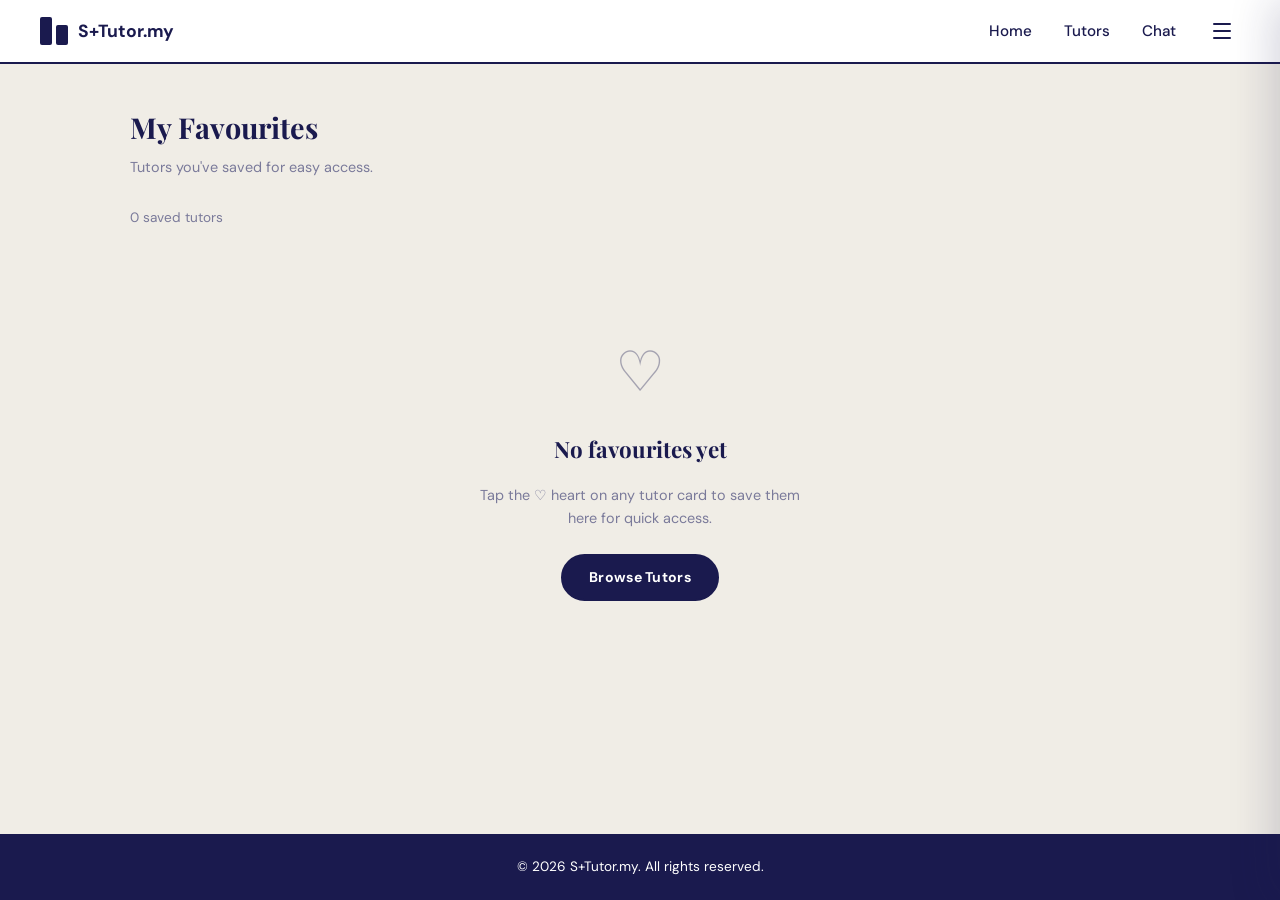
<file: favourite.html>
<!DOCTYPE html>
<html lang="en">
<head>
  <meta charset="UTF-8" />
  <meta name="viewport" content="width=device-width, initial-scale=1.0"/>
  <title>S+Tutor.my — My Favourites</title>
  <link rel="stylesheet" href="global.css" />
  <script>/* S+Tutor: prevent night-mode flash */if(localStorage.getItem("stutor_night")==="1"){document.documentElement.classList.add("night-mode");}</script>
  <style>
    .fav-page-header {
      padding: 40px 40px 0;
      max-width: 1100px;
      margin: 0 auto;
      width: 100%;
    }
    .fav-page-header h1 {
      font-family: var(--font-display);
      font-size: 1.8rem;
      color: var(--navy);
      margin-bottom: 6px;
    }
    .fav-page-header p {
      font-size: 0.9rem;
      color: var(--muted);
      margin-bottom: 0;
    }
    .fav-container {
      max-width: 1100px;
      margin: 0 auto;
      padding: 28px 40px 60px;
      width: 100%;
      flex: 1;
    }
    .fav-grid {
      display: grid;
      grid-template-columns: repeat(auto-fill, minmax(320px, 1fr));
      gap: 20px;
    }
    .fav-card {
      background: var(--surface);
      border: 1.5px solid var(--border);
      border-radius: var(--radius-lg);
      padding: 20px;
      display: flex;
      flex-direction: column;
      gap: 14px;
      box-shadow: var(--shadow-sm);
      transition: transform .22s, box-shadow .22s;
      cursor: pointer;
    }
    .fav-card:hover { transform: translateY(-3px); box-shadow: var(--shadow-md); }
    .fav-card-top {
      display: flex;
      gap: 14px;
      align-items: flex-start;
    }
    .fav-avatar {
      width: 72px;
      height: 72px;
      border-radius: var(--radius-md);
      background: var(--slot);
      display: flex;
      align-items: center;
      justify-content: center;
      font-size: 1.4rem;
      font-weight: 700;
      color: var(--navy);
      flex-shrink: 0;
      overflow: hidden;
    }
    .fav-avatar svg { width: 72px; height: 72px; }
    .fav-info { flex: 1; }
    .fav-name {
      font-weight: 700;
      font-size: 1rem;
      color: var(--navy);
      margin-bottom: 3px;
    }
    .fav-subject {
      font-size: 0.8rem;
      color: var(--muted);
      margin-bottom: 5px;
    }
    .fav-stars {
      font-size: 0.82rem;
      color: var(--accent);
    }
    .fav-stars span {
      color: var(--muted);
      font-size: 0.78rem;
    }
    .fav-remove-btn {
      background: none;
      border: none;
      cursor: pointer;
      font-size: 1.3rem;
      color: #e74c3c;
      line-height: 1;
      padding: 2px 4px;
      border-radius: var(--radius-sm);
      transition: background .15s;
      flex-shrink: 0;
    }
    .fav-remove-btn:hover { background: #fdf0ef; }
    .fav-card-footer {
      display: flex;
      align-items: center;
      justify-content: space-between;
      border-top: 1px solid var(--cream-dark);
      padding-top: 12px;
      flex-wrap: wrap;
      gap: 8px;
    }
    .fav-rate {
      font-weight: 700;
      font-size: 1rem;
      color: var(--navy);
    }
    .fav-rate small {
      font-weight: 400;
      font-size: 0.75rem;
      color: var(--muted);
    }
    .fav-actions { display: flex; gap: 8px; }

    /* Empty state */
    .empty-state {
      text-align: center;
      padding: 80px 20px;
      display: flex;
      flex-direction: column;
      align-items: center;
      gap: 16px;
    }
    .empty-icon {
      font-size: 3.5rem;
      opacity: .35;
    }
    .empty-state h2 {
      font-family: var(--font-display);
      font-size: 1.4rem;
      color: var(--navy);
    }
    .empty-state p {
      font-size: 0.9rem;
      color: var(--muted);
      max-width: 320px;
    }

    /* Result count */
    .fav-count {
      font-size: .85rem;
      color: var(--muted);
      margin-bottom: 18px;
    }

    @media (max-width: 700px) {
      .fav-page-header, .fav-container { padding-left: 16px; padding-right: 16px; }
      .fav-grid { grid-template-columns: 1fr; }
    }
  </style>
</head>
<body>

  <!-- NAVBAR -->
  <nav class="navbar">
    <a href="index.html" class="nav-logo">
      <div class="logo-icon">
        <svg width="28" height="28" viewBox="0 0 28 28" fill="none">
          <rect x="0" y="0" width="12" height="28" rx="2" fill="#1a1a4e"/>
          <rect x="16" y="8" width="12" height="20" rx="2" fill="#1a1a4e"/>
        </svg>
      </div>
      <span class="logo-text">S+Tutor.my</span>
    </a>
    <ul class="nav-links">
      <li><a href="index.html">Home</a></li>
      <li><a href="list.html">Tutors</a></li>
      <li><a href="chat.html">Chat</a></li>
    </ul>
    <button class="hamburger-btn" id="hamburgerBtn" aria-label="Open menu" aria-expanded="false">
      <span></span><span></span><span></span>
    </button>
  </nav>

  <div class="menu-overlay" id="menuOverlay"></div>
  <aside class="side-menu" id="sideMenu" role="dialog" aria-label="Navigation menu">
    <div class="side-menu-header">
      <a href="index.html" class="side-menu-logo">S+Tutor.my</a>
      <button class="side-menu-close" id="menuClose" aria-label="Close menu">&#x2715;</button>
    </div>
    <nav class="side-menu-nav">
      <a href="index.html">Home</a>
      <a href="list.html">Find Tutors</a>
      <a href="chat.html">Chat</a>
      <a href="favourite.html" class="active">Favourites</a>
      <a href="mybooking.html">My Bookings</a>
      <a href="about.html">About Us</a>
      <a href="settings.html">Settings</a>
    </nav>
    <div class="side-menu-footer">
      <a href="login.html" class="btn-login">Log In</a>
      <a href="signup.html" class="btn-signup-menu">Sign Up &mdash; It&#39;s Free</a>
    </div>
  </aside>

  <!-- PAGE HEADER -->
  <div class="fav-page-header">
    <h1>My Favourites</h1>
    <p>Tutors you've saved for easy access.</p>
  </div>

  <!-- MAIN CONTENT -->
  <div class="fav-container">
    <div id="favCount" class="fav-count"></div>
    <div id="favGrid"></div>
  </div>

  <!-- FOOTER -->
  <footer class="footer">
    <p>© 2026 S+Tutor.my. All rights reserved.</p>
  </footer>

  <script src="auth.js"></script>
  <script>
    document.addEventListener("DOMContentLoaded", () => {
      renderFavourites();
    });

    function removeFavourite(id) {
      STFav.remove(id);
      renderFavourites();
    }

    function renderFavourites() {
      const favs = STFav.get();
      const grid = document.getElementById("favGrid");
      const count = document.getElementById("favCount");

      count.textContent = `${favs.length} saved tutor${favs.length !== 1 ? "s" : ""}`;

      if (!favs.length) {
        grid.innerHTML = `
          <div class="empty-state">
            <div class="empty-icon">♡</div>
            <h2>No favourites yet</h2>
            <p>Tap the ♡ heart on any tutor card to save them here for quick access.</p>
            <a href="list.html" class="btn-primary" style="margin-top:8px;text-decoration:none">Browse Tutors</a>
          </div>`;
        return;
      }

      grid.innerHTML = "";
      favs.forEach(t => {
        const stars = "★".repeat(t.rating) + "☆".repeat(5 - t.rating);
        const card = document.createElement("div");
        card.className = "fav-card";
        card.innerHTML = `
          <div class="fav-card-top">
            <div class="fav-avatar">${t.profileSvg
              ? `<svg xmlns="http://www.w3.org/2000/svg" viewBox="0 0 96 96">${t.profileSvg.replace(/<svg[^>]*>/,'').replace('</svg>','')}</svg>`
              : t.avatar}</div>
            <div class="fav-info">
              <div class="fav-name">${t.name}</div>
              <div class="fav-subject">${t.subject} · ${t.teachingLevel}</div>
              <div class="fav-stars">${stars} <span>(${t.reviews} reviews)</span></div>
            </div>
            <button class="fav-remove-btn" title="Remove from favourites" onclick="event.stopPropagation(); removeFavourite(${t.id})">♥</button>
          </div>
          <div class="fav-card-footer">
            <div class="fav-rate">RM${t.rate}<small>/hour</small></div>
            <div class="fav-actions">
              <button class="btn-secondary" onclick="event.stopPropagation(); location.href='chat.html?id=${t.id}'">💬 Chat</button>
              <button class="btn-book" onclick="event.stopPropagation(); location.href='booking.html?id=${t.id}'">📅 Book</button>
            </div>
          </div>`;
        card.addEventListener("click", () => location.href = `profile.html?id=${t.id}`);
        grid.appendChild(card);
      });
    }
  </script>
</body>
</html>
</file>
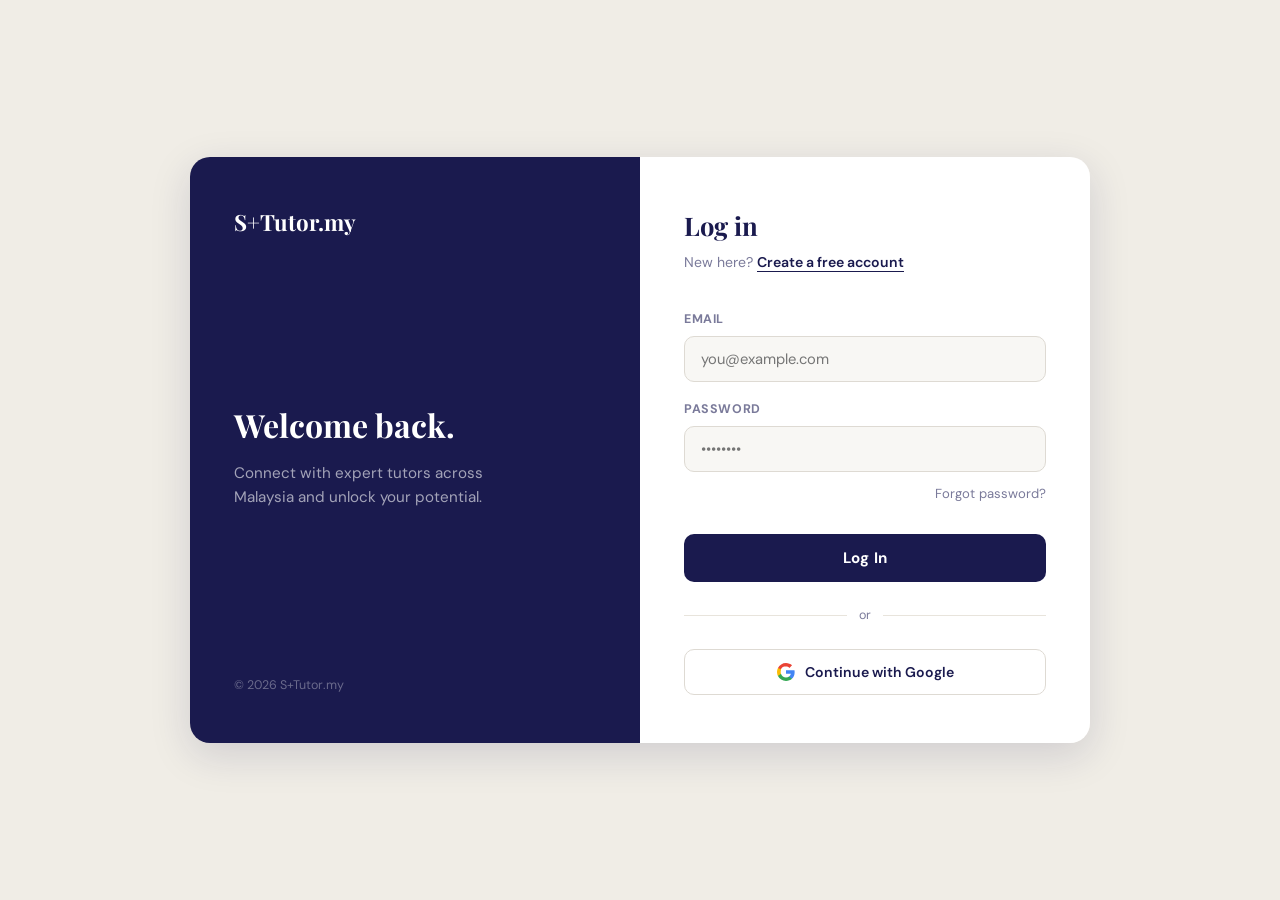
<file: login.html>
<!DOCTYPE html>
<html lang="en">
<head>
  <meta charset="UTF-8" />
  <meta name="viewport" content="width=device-width, initial-scale=1.0"/>
  <title>S+Tutor.my — Log In</title>
  <link rel="stylesheet" href="global.css" />
  <script>/* S+Tutor: prevent night-mode flash */if(localStorage.getItem("stutor_night")==="1"){document.documentElement.classList.add("night-mode");}</script>
  <style>
    body { justify-content: center; align-items: center; min-height: 100vh; background: var(--cream); }

    .auth-shell {
      display: grid;
      grid-template-columns: 1fr 1fr;
      max-width: 900px;
      width: 100%;
      min-height: 560px;
      margin: 40px 16px;
      border-radius: var(--radius-xl);
      overflow: hidden;
      box-shadow: var(--shadow-lg);
    }

    /* Left panel — brand */
    .auth-brand {
      background: var(--navy);
      color: var(--white);
      display: flex;
      flex-direction: column;
      justify-content: space-between;
      padding: 48px 44px;
    }
    .auth-brand-logo {
      font-family: var(--font-display);
      font-size: 1.4rem;
      font-weight: 700;
      color: var(--white);
      text-decoration: none;
    }
    .auth-brand-body { flex: 1; display: flex; flex-direction: column; justify-content: center; gap: 16px; }
    .auth-brand-body h2 {
      font-family: var(--font-display);
      font-size: 2rem;
      font-weight: 700;
      line-height: 1.2;
      color: var(--white);
    }
    .auth-brand-body p {
      font-size: 0.95rem;
      color: rgba(255,255,255,0.6);
      line-height: 1.6;
      max-width: 280px;
    }
    .auth-brand-footer {
      font-size: 0.78rem;
      color: rgba(255,255,255,0.35);
    }

    /* Right panel — form */
    .auth-form-panel {
      background: var(--white);
      padding: 48px 44px;
      display: flex;
      flex-direction: column;
      justify-content: center;
    }
    .auth-form-panel h1 {
      font-family: var(--font-display);
      font-size: 1.6rem;
      color: var(--navy);
      margin-bottom: 6px;
    }
    .auth-subtitle {
      font-size: 0.88rem;
      color: var(--muted);
      margin-bottom: 36px;
    }
    .auth-subtitle a { color: var(--navy); font-weight: 600; text-decoration: none; border-bottom: 1px solid var(--navy); }

    .field {
      display: flex;
      flex-direction: column;
      gap: 6px;
      margin-bottom: 18px;
    }
    .field label {
      font-size: 0.78rem;
      font-weight: 700;
      color: var(--muted);
      text-transform: uppercase;
      letter-spacing: .05em;
    }
    .field input {
      background: var(--surface-alt);
      border: 1.5px solid var(--slot);
      border-radius: var(--radius-md);
      padding: 12px 16px;
      font-size: 0.92rem;
      color: var(--navy);
      transition: border-color .2s, box-shadow .2s;
      width: 100%;
    }
    .field input:focus {
      border-color: var(--navy);
      box-shadow: 0 0 0 3px rgba(26,26,78,0.07);
      outline: none;
    }

    .forgot-link {
      text-align: right;
      margin-top: -10px;
      margin-bottom: 28px;
    }
    .forgot-link a {
      font-size: 0.82rem;
      color: var(--muted);
      text-decoration: none;
      transition: color .2s;
    }
    .forgot-link a:hover { color: var(--navy); }

    .btn-auth {
      width: 100%;
      background: var(--navy);
      color: var(--white);
      border: none;
      border-radius: var(--radius-md);
      padding: 14px;
      font-family: var(--font);
      font-size: 0.95rem;
      font-weight: 700;
      cursor: pointer;
      letter-spacing: .02em;
      transition: opacity .2s, transform .15s;
    }
    .btn-auth:hover { opacity: .85; transform: translateY(-1px); }

    .divider {
      display: flex;
      align-items: center;
      gap: 12px;
      margin: 24px 0;
      color: var(--muted);
      font-size: 0.78rem;
    }
    .divider::before, .divider::after {
      content: '';
      flex: 1;
      height: 1px;
      background: var(--cream-dark);
    }

    .btn-google {
      width: 100%;
      background: var(--white);
      color: var(--navy);
      border: 1.5px solid var(--slot);
      border-radius: var(--radius-md);
      padding: 13px;
      font-family: var(--font);
      font-size: 0.88rem;
      font-weight: 600;
      cursor: pointer;
      display: flex;
      align-items: center;
      justify-content: center;
      gap: 10px;
      transition: border-color .2s, background .2s;
    }
    .btn-google:hover { background: var(--surface-alt); border-color: var(--navy); }

    /* Google G icon */
    .g-icon { width: 18px; height: 18px; flex-shrink: 0; }

    @media (max-width: 640px) {
      body { align-items: flex-start; }
      .auth-shell { grid-template-columns: 1fr; margin: 0; border-radius: 0; min-height: 100vh; }
      .auth-brand { display: none; }
      .auth-form-panel { padding: 60px 28px 40px; justify-content: flex-start; }
    }
  </style>
</head>
<body>

  <div class="auth-shell">

    <!-- Brand side -->
    <div class="auth-brand">
      <a href="index.html" class="auth-brand-logo">S+Tutor.my</a>
      <div class="auth-brand-body">
        <h2>Welcome back.</h2>
        <p>Connect with expert tutors across Malaysia and unlock your potential.</p>
      </div>
      <div class="auth-brand-footer">© 2026 S+Tutor.my</div>
    </div>

    <!-- Form side -->
    <div class="auth-form-panel">
      <h1>Log in</h1>
      <p class="auth-subtitle">
        New here? <a href="signup.html">Create a free account</a>
      </p>

      <div class="field">
        <label>Email</label>
        <input type="email" placeholder="you@example.com" autocomplete="email" />
      </div>

      <div class="field">
        <label>Password</label>
        <input type="password" placeholder="••••••••" autocomplete="current-password" />
      </div>

      <div class="forgot-link">
        <a href="#">Forgot password?</a>
      </div>

      <button class="btn-auth" onclick="location.href='index.html'">Log In</button>

      <div class="divider">or</div>

      <button class="btn-google">
        <svg class="g-icon" viewBox="0 0 18 18" xmlns="http://www.w3.org/2000/svg">
          <path d="M17.64 9.2c0-.637-.057-1.251-.164-1.84H9v3.481h4.844c-.209 1.125-.843 2.078-1.796 2.717v2.258h2.908c1.702-1.567 2.684-3.875 2.684-6.615z" fill="#4285F4"/>
          <path d="M9 18c2.43 0 4.467-.806 5.956-2.18l-2.908-2.259c-.806.54-1.837.86-3.048.86-2.344 0-4.328-1.584-5.036-3.711H.957v2.332C2.438 15.983 5.482 18 9 18z" fill="#34A853"/>
          <path d="M3.964 10.71c-.18-.54-.282-1.117-.282-1.71s.102-1.17.282-1.71V4.958H.957C.347 6.173 0 7.548 0 9s.348 2.827.957 4.042l3.007-2.332z" fill="#FBBC05"/>
          <path d="M9 3.58c1.321 0 2.508.454 3.44 1.345l2.582-2.58C13.463.891 11.426 0 9 0 5.482 0 2.438 2.017.957 4.958L3.964 6.29C4.672 4.163 6.656 3.58 9 3.58z" fill="#EA4335"/>
        </svg>
        Continue with Google
      </button>
    </div>

  </div>

  <script src="auth.js"></script>
  <script>
    /* If already logged in, redirect to home */
    if (STAuth.getUser()) window.location.href = 'index.html';

    document.querySelector('.btn-auth').addEventListener('click', function(e) {
      e.preventDefault();
      const email    = document.querySelector('input[type="email"]').value.trim();
      const password = document.querySelector('input[type="password"]').value;

      if (!email || !email.includes('@')) { showError("Sila masukkan email yang sah."); return; }
      if (!password) { showError("Sila masukkan password."); return; }

      /* Demo: accept any email+password. Real app: verify with backend. */
      const name = email.split('@')[0];
      STAuth.saveUser(email, name);

      const params = new URLSearchParams(window.location.search);
      const next = params.get('next');
      window.location.href = next || 'index.html';
    });

    function showError(msg) {
      let err = document.getElementById('authError');
      if (!err) {
        err = document.createElement('p');
        err.id = 'authError';
        err.style.cssText = 'color:#c0392b;font-size:.82rem;margin-bottom:12px;padding:10px 14px;background:#fdf0ef;border-radius:8px;border-left:3px solid #c0392b;';
        document.querySelector('.btn-auth').insertAdjacentElement('beforebegin', err);
      }
      err.textContent = msg;
    }
  </script>
</body>
</html>
</file>
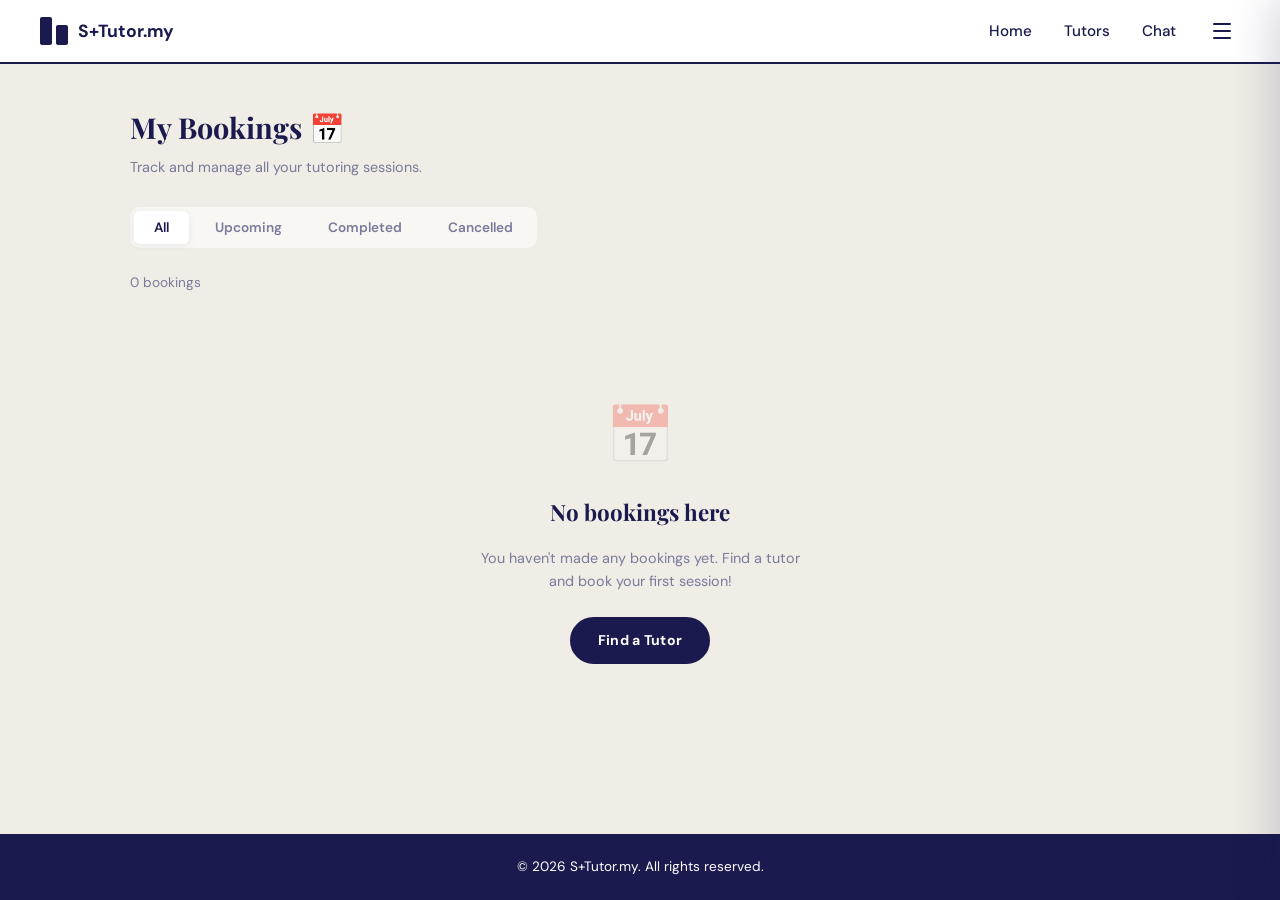
<file: mybooking.html>
<!DOCTYPE html>
<html lang="en">
<head>
  <meta charset="UTF-8" />
  <meta name="viewport" content="width=device-width, initial-scale=1.0"/>
  <title>S+Tutor.my — My Bookings</title>
  <link rel="stylesheet" href="global.css" />
  <script>/* S+Tutor: prevent night-mode flash */if(localStorage.getItem("stutor_night")==="1"){document.documentElement.classList.add("night-mode");}</script>
  <style>
    .bookings-header {
      padding: 40px 40px 0;
      max-width: 1100px;
      margin: 0 auto;
      width: 100%;
    }
    .bookings-header h1 {
      font-family: var(--font-display);
      font-size: 1.8rem;
      color: var(--navy);
      margin-bottom: 6px;
    }
    .bookings-header p { font-size: 0.9rem; color: var(--muted); }

    .bookings-container {
      max-width: 1100px;
      margin: 0 auto;
      padding: 28px 40px 60px;
      width: 100%;
      flex: 1;
    }

    /* Tab filter */
    .tab-bar {
      display: flex;
      gap: 6px;
      margin-bottom: 24px;
      background: var(--surface-alt);
      border-radius: var(--radius-md);
      padding: 4px;
      width: fit-content;
    }
    .tab-btn {
      padding: 8px 20px;
      border: none;
      background: none;
      border-radius: var(--radius-sm);
      font-family: var(--font);
      font-size: 0.85rem;
      font-weight: 600;
      color: var(--muted);
      cursor: pointer;
      transition: all .18s;
    }
    .tab-btn.active {
      background: var(--white);
      color: var(--navy);
      box-shadow: var(--shadow-sm);
    }

    /* Booking card */
    .booking-item {
      background: var(--surface);
      border: 1.5px solid var(--border);
      border-radius: var(--radius-lg);
      padding: 20px 24px;
      margin-bottom: 14px;
      display: flex;
      gap: 20px;
      align-items: flex-start;
      box-shadow: var(--shadow-sm);
      transition: box-shadow .2s;
    }
    .booking-item:hover { box-shadow: var(--shadow-md); }

    /* Status stripe on left */
    .booking-stripe {
      width: 4px;
      border-radius: 4px;
      flex-shrink: 0;
      align-self: stretch;
      min-height: 60px;
    }
    .stripe-upcoming { background: #2a7a4a; }
    .stripe-completed { background: var(--muted); }
    .stripe-cancelled { background: #c0392b; }

    .booking-body { flex: 1; display: flex; flex-direction: column; gap: 6px; }
    .booking-top {
      display: flex;
      align-items: flex-start;
      justify-content: space-between;
      flex-wrap: wrap;
      gap: 8px;
    }
    .booking-tutor-name {
      font-weight: 700;
      font-size: 1rem;
      color: var(--navy);
    }
    .booking-subject {
      font-size: 0.82rem;
      color: var(--muted);
    }
    .booking-status-badge {
      font-size: 0.72rem;
      font-weight: 700;
      text-transform: uppercase;
      letter-spacing: .05em;
      padding: 4px 10px;
      border-radius: var(--radius-pill);
    }
    .badge-upcoming { background: #e8f5ef; color: #2a7a4a; }
    .badge-completed { background: var(--surface-alt); color: var(--muted); }
    .badge-cancelled { background: #fdf0ef; color: #c0392b; }

    .booking-meta {
      display: flex;
      flex-wrap: wrap;
      gap: 16px;
      font-size: 0.84rem;
      color: var(--navy);
      margin-top: 4px;
    }
    .booking-meta-item {
      display: flex;
      align-items: center;
      gap: 5px;
    }
    .booking-meta-item .label {
      color: var(--muted);
      font-size: .78rem;
    }

    .booking-footer {
      display: flex;
      align-items: center;
      justify-content: space-between;
      margin-top: 10px;
      padding-top: 10px;
      border-top: 1px solid var(--cream-dark);
      flex-wrap: wrap;
      gap: 8px;
    }
    .booking-ref {
      font-size: 0.75rem;
      color: var(--muted);
      font-family: monospace;
    }
    .booking-price {
      font-weight: 700;
      font-size: 1rem;
      color: var(--navy);
    }
    .booking-actions { display: flex; gap: 8px; }

    /* Empty state */
    .empty-state {
      text-align: center;
      padding: 80px 20px;
      display: flex;
      flex-direction: column;
      align-items: center;
      gap: 16px;
    }
    .empty-icon { font-size: 3.5rem; opacity: .3; }
    .empty-state h2 { font-family: var(--font-display); font-size: 1.4rem; color: var(--navy); }
    .empty-state p { font-size: 0.9rem; color: var(--muted); max-width: 320px; }

    .count-line { font-size: .85rem; color: var(--muted); margin-bottom: 16px; }

    /* Cancel confirm modal */
    .modal-overlay {
      position: fixed; inset: 0;
      background: rgba(26,26,78,.5);
      z-index: 300;
      display: flex; align-items: center; justify-content: center;
      opacity: 0; pointer-events: none;
      transition: opacity .25s;
    }
    .modal-overlay.active { opacity: 1; pointer-events: all; }
    .modal-box {
      background: var(--white);
      border-radius: var(--radius-xl);
      padding: 32px 28px;
      max-width: 380px;
      width: 90%;
      text-align: center;
      box-shadow: var(--shadow-lg);
    }
    .modal-box h3 {
      font-family: var(--font-display);
      font-size: 1.2rem;
      color: var(--navy);
      margin-bottom: 10px;
    }
    .modal-box p { font-size: .88rem; color: var(--muted); margin-bottom: 24px; }
    .modal-btns { display: flex; gap: 10px; }
    .modal-btns button { flex: 1; }

    @media (max-width: 700px) {
      .bookings-header, .bookings-container { padding-left: 16px; padding-right: 16px; }
      .booking-item { flex-direction: column; gap: 10px; }
      .booking-stripe { width: 100%; height: 4px; min-height: auto; }
    }
  </style>
</head>
<body>

<!-- NAVBAR -->
  <nav class="navbar">
    <a href="index.html" class="nav-logo">
      <div class="logo-icon">
        <svg width="28" height="28" viewBox="0 0 28 28" fill="none">
          <rect x="0" y="0" width="12" height="28" rx="2" fill="#1a1a4e"/>
          <rect x="16" y="8" width="12" height="20" rx="2" fill="#1a1a4e"/>
        </svg>
      </div>
      <span class="logo-text">S+Tutor.my</span>
    </a>
    <ul class="nav-links">
      <li><a href="index.html">Home</a></li>
      <li><a href="list.html">Tutors</a></li>
      <li><a href="chat.html">Chat</a></li>
    </ul>
    <button class="hamburger-btn" id="hamburgerBtn" aria-label="Open menu" aria-expanded="false">
      <span></span><span></span><span></span>
    </button>
  </nav>

  <div class="menu-overlay" id="menuOverlay"></div>
  <aside class="side-menu" id="sideMenu" role="dialog" aria-label="Navigation menu">
    <div class="side-menu-header">
      <a href="index.html" class="side-menu-logo">S+Tutor.my</a>
      <button class="side-menu-close" id="menuClose" aria-label="Close menu">&#x2715;</button>
    </div>
    <nav class="side-menu-nav">
      <a href="index.html">Home</a>
      <a href="list.html">Find Tutors</a>
      <a href="chat.html">Chat</a>
      <a href="favourite.html">Favourites</a>
      <a href="mybooking.html" class="active">My Bookings</a>
      <a href="about.html">About Us</a>
      <a href="settings.html">Settings</a>
    </nav>
    <div class="side-menu-footer">
      <a href="login.html" class="btn-login">Log In</a>
      <a href="signup.html" class="btn-signup-menu">Sign Up &mdash; It&#39;s Free</a>
    </div>
  </aside>

  <script>
    (function () {
      var btn = document.getElementById("hamburgerBtn");
      var menu = document.getElementById("sideMenu");
      var overlay = document.getElementById("menuOverlay");
      var close = document.getElementById("menuClose");
      function openMenu() { menu.classList.add("is-open"); overlay.classList.add("is-open"); btn.classList.add("is-open"); btn.setAttribute("aria-expanded","true"); document.body.style.overflow="hidden"; }
      function closeMenu() { menu.classList.remove("is-open"); overlay.classList.remove("is-open"); btn.classList.remove("is-open"); btn.setAttribute("aria-expanded","false"); document.body.style.overflow=""; }
      btn.addEventListener("click", openMenu);
      close.addEventListener("click", closeMenu);
      overlay.addEventListener("click", closeMenu);
      document.addEventListener("keydown", function(e){ if(e.key==="Escape") closeMenu(); });
    })();
  </script>

  <!-- PAGE HEADER -->
  <div class="bookings-header">
    <h1>My Bookings 📅</h1>
    <p>Track and manage all your tutoring sessions.</p>
  </div>

  <!-- MAIN -->
  <div class="bookings-container">
    <div class="tab-bar">
      <button class="tab-btn active" onclick="filterBookings('all', this)">All</button>
      <button class="tab-btn" onclick="filterBookings('upcoming', this)">Upcoming</button>
      <button class="tab-btn" onclick="filterBookings('completed', this)">Completed</button>
      <button class="tab-btn" onclick="filterBookings('cancelled', this)">Cancelled</button>
    </div>
    <div id="countLine" class="count-line"></div>
    <div id="bookingsList"></div>
  </div>

  <!-- Cancel modal -->
  <div class="modal-overlay" id="cancelModal">
    <div class="modal-box">
      <h3>Cancel Booking?</h3>
      <p>Are you sure you want to cancel this session? This action cannot be undone.</p>
      <div class="modal-btns">
        <button class="btn-secondary" onclick="closeCancelModal()">Keep It</button>
        <button class="btn-pay" id="confirmCancelBtn" style="background:#c0392b;border-color:#c0392b">Yes, Cancel</button>
      </div>
    </div>
  </div>

  <!-- FOOTER -->
  <footer class="footer">
    <p>© 2026 S+Tutor.my. All rights reserved.</p>
  </footer>

  <script src="auth.js"></script>
  <script>
    let currentFilter = "all";
    let cancelTargetRef = null;

    document.addEventListener("DOMContentLoaded", () => {
      renderBookings();
    });

    function getBookings() {
      try { return JSON.parse(localStorage.getItem("stutor_bookings")) || []; }
      catch { return []; }
    }

    function saveBookings(list) {
      localStorage.setItem("stutor_bookings", JSON.stringify(list));
    }

    function filterBookings(filter, el) {
      currentFilter = filter;
      document.querySelectorAll(".tab-btn").forEach(b => b.classList.remove("active"));
      el.classList.add("active");
      renderBookings();
    }

    function renderBookings() {
      let bookings = getBookings();

      // Sort: newest first (by bookingDate)
      bookings.sort((a, b) => new Date(b.bookedAt) - new Date(a.bookedAt));

      // Auto-mark past upcoming as completed
      const now = new Date();
      let changed = false;
      bookings = bookings.map(b => {
        if (b.status === "upcoming") {
          const sessionDT = new Date(`${b.date} ${b.time}`);
          if (!isNaN(sessionDT) && sessionDT < now) {
            b.status = "completed";
            changed = true;
          }
        }
        return b;
      });
      if (changed) saveBookings(bookings);

      const filtered = currentFilter === "all" ? bookings : bookings.filter(b => b.status === currentFilter);

      const list = document.getElementById("bookingsList");
      const countLine = document.getElementById("countLine");

      countLine.textContent = `${filtered.length} booking${filtered.length !== 1 ? "s" : ""}`;

      if (!filtered.length) {
        list.innerHTML = `
          <div class="empty-state">
            <div class="empty-icon">📅</div>
            <h2>No bookings here</h2>
            <p>${currentFilter === "all" ? "You haven't made any bookings yet. Find a tutor and book your first session!" : `No ${currentFilter} bookings found.`}</p>
            ${currentFilter === "all" ? `<a href="list.html" class="btn-primary" style="margin-top:8px;text-decoration:none">Find a Tutor</a>` : ""}
          </div>`;
        return;
      }

      list.innerHTML = "";
      filtered.forEach(b => {
        const stripeClass = b.status === "upcoming" ? "stripe-upcoming" : b.status === "cancelled" ? "stripe-cancelled" : "stripe-completed";
        const badgeClass  = b.status === "upcoming" ? "badge-upcoming"  : b.status === "cancelled" ? "badge-cancelled"  : "badge-completed";
        const badgeLabel  = b.status === "upcoming" ? "✦ Upcoming"      : b.status === "cancelled" ? "✕ Cancelled"       : "✓ Completed";

        const item = document.createElement("div");
        item.className = "booking-item";
        item.innerHTML = `
          <div class="booking-stripe ${stripeClass}"></div>
          <div class="booking-body">
            <div class="booking-top">
              <div>
                <div class="booking-tutor-name">${b.tutorName}</div>
                <div class="booking-subject">${b.subject}</div>
              </div>
              <span class="booking-status-badge ${badgeClass}">${badgeLabel}</span>
            </div>
            <div class="booking-meta">
              <div class="booking-meta-item">
                <span class="label">📅 Date</span>
                <strong>${b.date}</strong>
              </div>
              <div class="booking-meta-item">
                <span class="label">🕐 Time</span>
                <strong>${b.time}</strong>
              </div>
              <div class="booking-meta-item">
                <span class="label">⏳ Duration</span>
                <strong>${b.duration}</strong>
              </div>
              <div class="booking-meta-item">
                <span class="label">📍 Mode</span>
                <strong>${b.mode || "Online"}</strong>
              </div>
            </div>
            <div class="booking-footer">
              <div>
                <span class="booking-ref">Ref: ${b.ref}</span><br>
                <span style="font-size:.75rem;color:var(--muted)">Booked on ${b.bookedAt}</span>
              </div>
              <div style="display:flex;align-items:center;gap:12px;flex-wrap:wrap">
                <span class="booking-price">RM${b.total}</span>
                <div class="booking-actions">
                  ${b.status === "upcoming" ? `
                    <button class="btn-secondary" onclick="location.href='chat.html?id=${b.tutorId}'">💬 Chat</button>
                    <button class="btn-secondary" style="color:#c0392b;border-color:#c0392b;" onclick="openCancelModal('${b.ref}')">Cancel</button>
                  ` : b.status === "completed" ? `
                    <button class="btn-secondary" onclick="location.href='list.html'">Book Again</button>
                  ` : `<span style="font-size:.8rem;color:var(--muted)">Session cancelled</span>`}
                </div>
              </div>
            </div>
          </div>`;
        list.appendChild(item);
      });
    }

    function openCancelModal(ref) {
      cancelTargetRef = ref;
      document.getElementById("cancelModal").classList.add("active");
      document.getElementById("confirmCancelBtn").onclick = () => {
        cancelBooking(cancelTargetRef);
        closeCancelModal();
      };
    }

    function closeCancelModal() {
      document.getElementById("cancelModal").classList.remove("active");
      cancelTargetRef = null;
    }

    function cancelBooking(ref) {
      let bookings = getBookings();
      bookings = bookings.map(b => b.ref === ref ? { ...b, status: "cancelled" } : b);
      saveBookings(bookings);
      renderBookings();
    }
  </script>
</body>
</html>
</file>
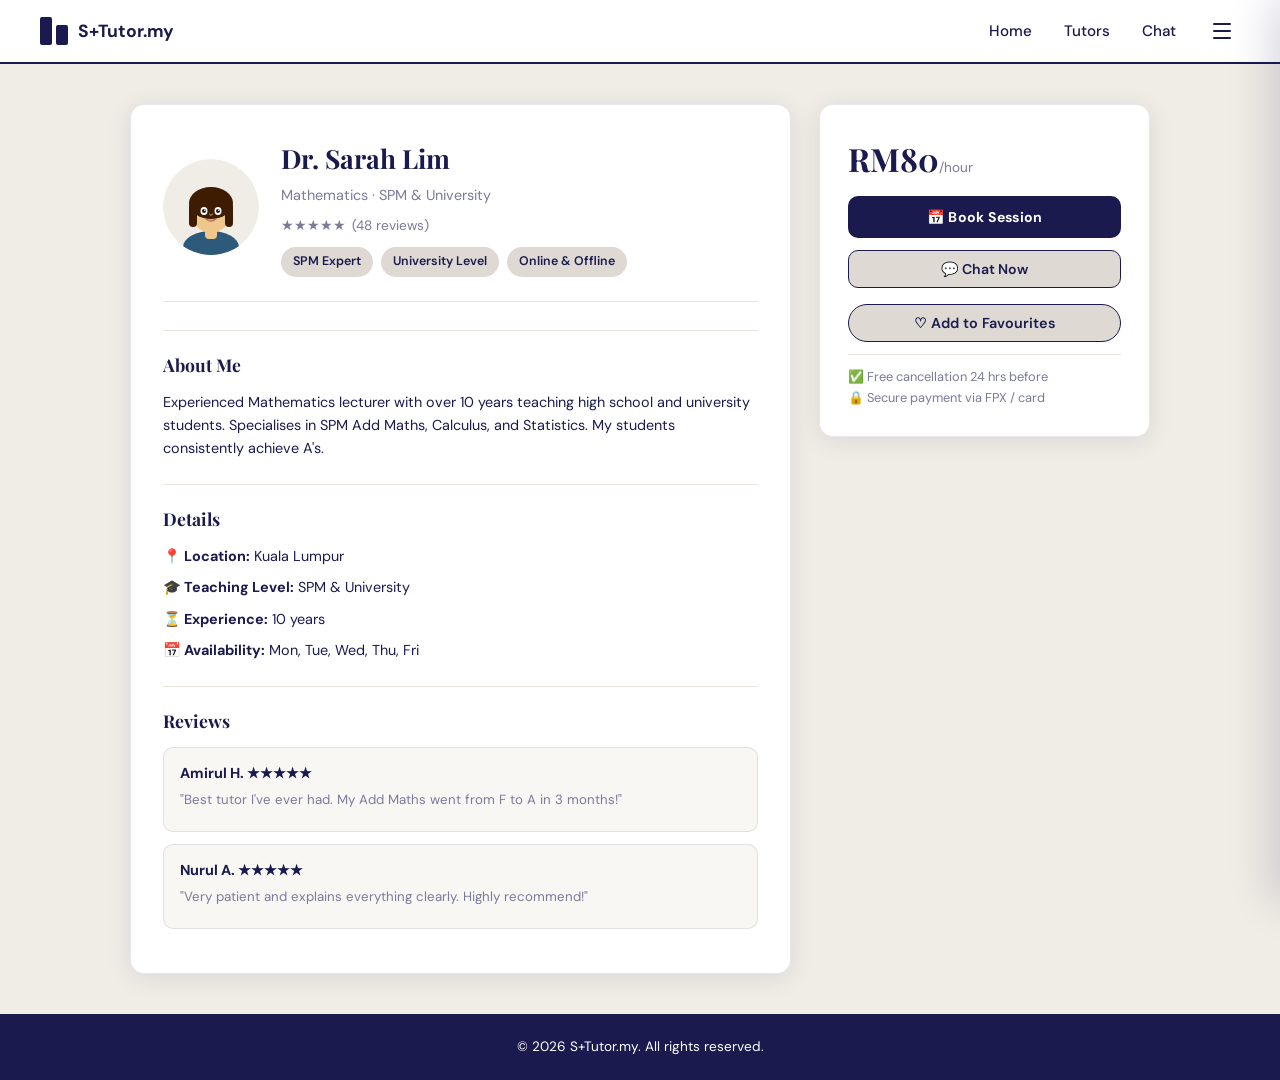
<file: profile.html>
<!DOCTYPE html>
<html lang="en">
<head>
  <meta charset="UTF-8" />
  <meta name="viewport" content="width=device-width, initial-scale=1.0"/>
  <title>S+Tutor.my — Tutor Profile</title>
  <link rel="stylesheet" href="global.css" />
  <script>/* S+Tutor: prevent night-mode flash */if(localStorage.getItem("stutor_night")==="1"){document.documentElement.classList.add("night-mode");}</script>
</head>
<body>

<!-- NAVBAR -->
  <!-- ============================================================
       NAVBAR — sama untuk semua page.
       Tukar class "active" pada link yang sesuai mengikut page semasa.
       hamburger-btn → buka side-menu bila ditekan.
  ============================================================ -->
  <nav class="navbar">
    <a href="index.html" class="nav-logo">
      <div class="logo-icon">
        <svg width="28" height="28" viewBox="0 0 28 28" fill="none">
          <rect x="0" y="0" width="12" height="28" rx="2" fill="#1a1a4e"/>
          <rect x="16" y="8" width="12" height="20" rx="2" fill="#1a1a4e"/>
        </svg>
      </div>
      <span class="logo-text">S+Tutor.my</span>
    </a>
    <ul class="nav-links">
      <li><a href="index.html" >Home</a></li>
      <li><a href="list.html" >Tutors</a></li>
      <li><a href="chat.html" >Chat</a></li>
    </ul>
    <button class="hamburger-btn" id="hamburgerBtn" aria-label="Open menu" aria-expanded="false">
      <span></span>
      <span></span>
      <span></span>
    </button>
  </nav>

  <div class="menu-overlay" id="menuOverlay"></div>

  <aside class="side-menu" id="sideMenu" role="dialog" aria-label="Navigation menu">
    <div class="side-menu-header">
      <a href="index.html" class="side-menu-logo">S+Tutor.my</a>
      <button class="side-menu-close" id="menuClose" aria-label="Close menu">&#x2715;</button>
    </div>
    <nav class="side-menu-nav">
      <a href="index.html">Home</a>
      <a href="list.html">Find Tutors</a>
      <a href="chat.html">Chat</a>
      <a href="favourite.html">Favourites</a>
      <a href="mybooking.html">My Bookings</a>
      <a href="about.html">About Us</a>
      <a href="settings.html">Settings</a>
    </nav>
    <div class="side-menu-footer">
      <a href="login.html" class="btn-login">Log In</a>
      <a href="signup.html" class="btn-signup-menu">Sign Up &mdash; It&#39;s Free</a>
    </div>
  </aside>

  <!-- Hamburger initialised by initHamburger() in auth.js -->

  <!-- PROFILE LAYOUT -->
  <div class="profile-container">

    <!-- LEFT: Profile info -->
    <div class="profile-info">
      <div class="profile-header">
        <div class="profile-img-circle" id="profileAvatar">?</div>
        <div>
          <h1 id="tutorName">Loading…</h1>
          <p class="subject" id="tutorSubject">—</p>
          <div class="rating">
            <span id="starsDisplay">★★★★★</span>
            <span id="ratingText">(— reviews)</span>
          </div>
          <div class="badges" id="badgesContainer"></div>
        </div>
      </div>

      <div class="section">
        <h2>About Me</h2>
        <p id="aboutText">—</p>
      </div>

      <div class="section details">
        <h2>Details</h2>
        <p><strong>📍 Location:</strong> <span id="detLocation">—</span></p>
        <p><strong>🎓 Teaching Level:</strong> <span id="detLevel">—</span></p>
        <p><strong>⏳ Experience:</strong> <span id="detExp">—</span></p>
        <p><strong>📅 Availability:</strong> <span id="detAvail">—</span></p>
      </div>

      <div class="section">
        <h2>Reviews</h2>
        <div class="review">
          <h4>Amirul H. ★★★★★</h4>
          <p>"Best tutor I've ever had. My Add Maths went from F to A in 3 months!"</p>
        </div>
        <div class="review">
          <h4>Nurul A. ★★★★★</h4>
          <p>"Very patient and explains everything clearly. Highly recommend!"</p>
        </div>
      </div>
    </div>

    <!-- RIGHT: Sticky booking card -->
    <div class="booking-card">
      <span class="price" id="priceDisplay">RM—<small>/hour</small></span>
      <button class="book-btn" id="bookBtn">📅 Book Session</button>
      <button class="chat-btn" id="chatBtn">💬 Chat Now</button>
      <button class="btn-secondary" id="favBtn" style="width:100%;margin-top:4px;font-size:.9rem" onclick="toggleFav()">♡ Add to Favourites</button>
      <div style="border-top:1px solid var(--cream-dark);padding-top:12px;font-size:.8rem;color:var(--muted);line-height:1.6">
        ✅ Free cancellation 24 hrs before<br>
        🔒 Secure payment via FPX / card
      </div>
    </div>

  </div>

  <!-- FOOTER -->
  <footer class="footer">
    <p>© 2026 S+Tutor.my. All rights reserved.</p>
  </footer>

  <script src="auth.js"></script>
  <script>
    document.addEventListener("DOMContentLoaded", () => {
      const params = new URLSearchParams(window.location.search);
      const id     = parseInt(params.get("id")) || 1;

      fetch("tutors.json")
        .then(r => r.json())
        .then(tutors => {
          const tutor = tutors.find(t => t.id === id) || tutors[0];
          renderProfile(tutor);
        })
        .catch(() => {
          document.getElementById("tutorName").textContent = "⚠️ Gagal load data.";
        });
    });

    function renderProfile(t) {
      document.title = `${t.name} — S+Tutor.my`;

      const avatarEl = document.getElementById("profileAvatar");
      if (t.profileSvg) {
        avatarEl.innerHTML = t.profileSvg;
        avatarEl.style.background = "none";
        avatarEl.style.padding = "0";
        avatarEl.style.overflow = "hidden";
      } else {
        avatarEl.textContent = t.avatar;
      }
      document.getElementById("tutorName").textContent      = t.name;
      document.getElementById("tutorSubject").textContent   = `${t.subject} · ${t.teachingLevel}`;
      document.getElementById("starsDisplay").textContent   = "★".repeat(t.rating) + "☆".repeat(5 - t.rating);
      document.getElementById("ratingText").textContent     = `(${t.reviews} reviews)`;
      document.getElementById("aboutText").textContent      = t.about;
      document.getElementById("detLocation").textContent    = t.location;
      document.getElementById("detLevel").textContent       = t.teachingLevel;
      document.getElementById("detExp").textContent         = t.experience;
      document.getElementById("detAvail").textContent       = t.availability.join(", ");
      document.getElementById("priceDisplay").innerHTML     = `RM${t.rate}<small>/hour</small>`;

      /* Badges */
      const badgesEl = document.getElementById("badgesContainer");
      badgesEl.innerHTML = t.badges.map(b => `<span class="badge">${b}</span>`).join("");

      /* Book button → booking page with tutor id */
      document.getElementById("bookBtn").addEventListener("click", () => {
        location.href = `booking.html?id=${t.id}`;
      });

      /* Chat button → chat page with tutor id */
      document.getElementById("chatBtn").addEventListener("click", () => {
        location.href = `chat.html?id=${t.id}`;
      });

      /* Favourite button */
      updateFavBtn(t.id);
      window._currentTutor = t;
    }

    function updateFavBtn(id) {
      const btn = document.getElementById("favBtn");
      if (!btn) return;
      btn.textContent = STFav.isFav(id) ? "♥ Saved to Favourites" : "♡ Add to Favourites";
      btn.style.color = STFav.isFav(id) ? "#e74c3c" : "";
      btn.style.borderColor = STFav.isFav(id) ? "#e74c3c" : "";
    }

    function toggleFav() {
      const t = window._currentTutor;
      if (!t) return;
      STFav.toggle(t);
      updateFavBtn(t.id);
    }
  </script>
</body>
</html>
</file>
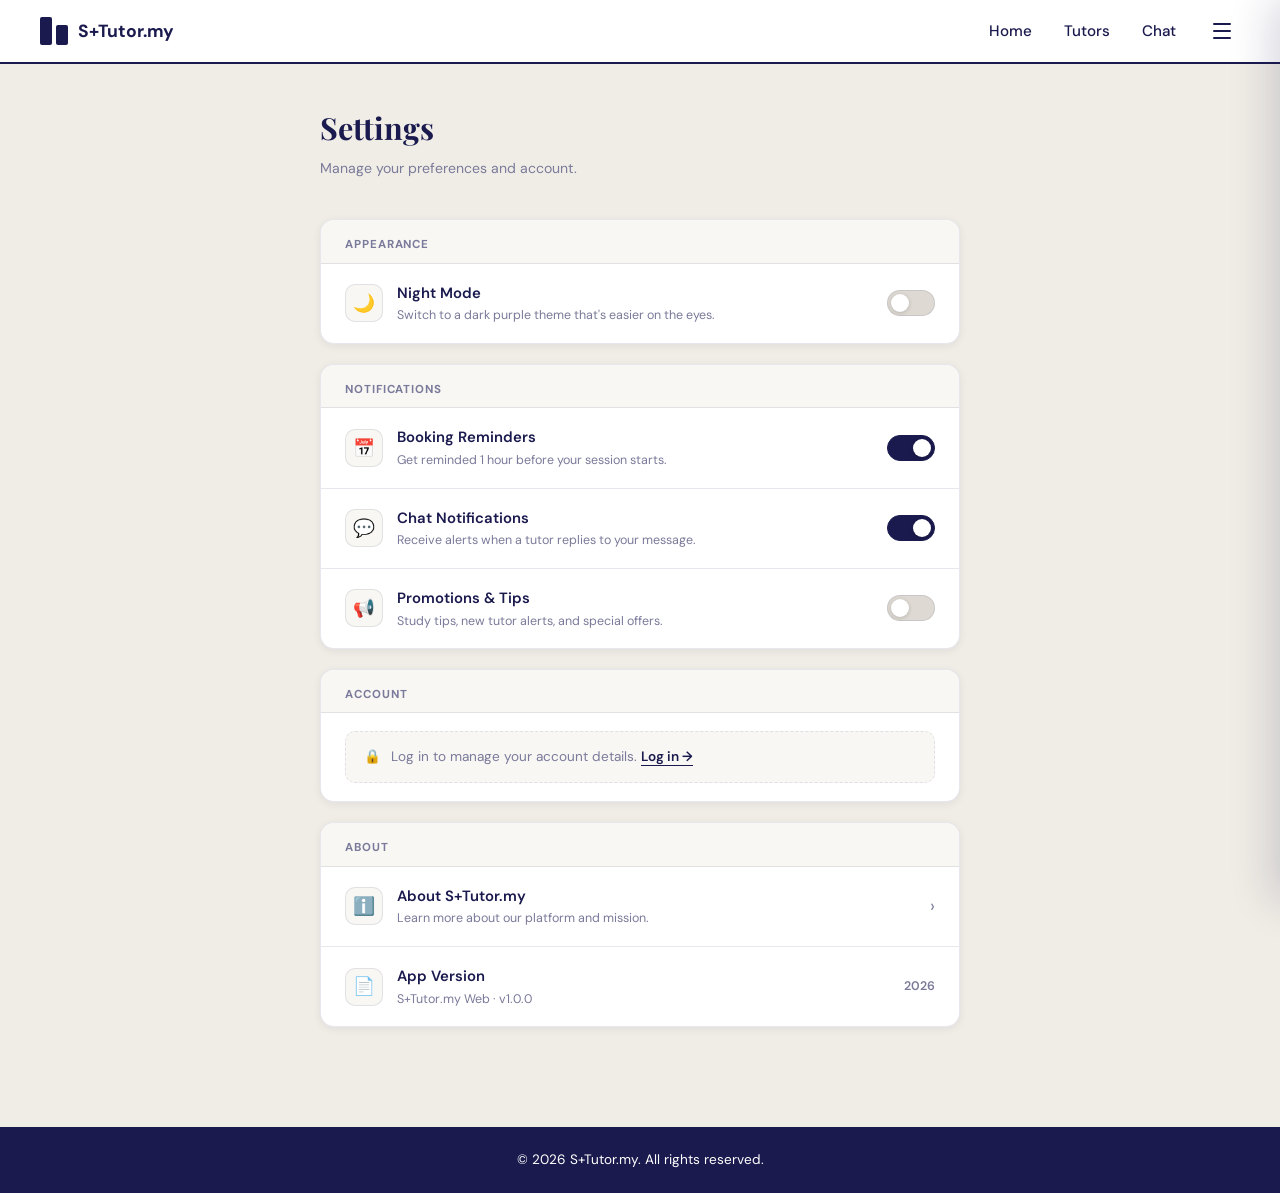
<file: settings.html>
<!DOCTYPE html>
<html lang="en">
<head>
  <meta charset="UTF-8" />
  <meta name="viewport" content="width=device-width, initial-scale=1.0"/>
  <title>S+Tutor.my — Settings</title>
  <link rel="stylesheet" href="global.css" />
  <script>/* S+Tutor: prevent night-mode flash */if(localStorage.getItem("stutor_night")==="1"){document.documentElement.classList.add("night-mode");}</script>
  <style>

    /* ── Page layout ── */
    .settings-wrapper {
      max-width: 720px;
      margin: 0 auto;
      padding: 40px 40px 80px;
      width: 100%;
      flex: 1;
    }

    .settings-heading {
      font-family: var(--font-display);
      font-size: 1.9rem;
      color: var(--navy);
      margin-bottom: 4px;
    }
    .settings-sub {
      font-size: 0.88rem;
      color: var(--muted);
      margin-bottom: 40px;
    }

    /* ── Section block ── */
    .settings-section {
      background: var(--surface);
      border: 1.5px solid var(--border);
      border-radius: var(--radius-lg);
      overflow: hidden;
      margin-bottom: 20px;
      box-shadow: var(--shadow-sm);
    }

    .section-label {
      font-size: 0.72rem;
      font-weight: 700;
      text-transform: uppercase;
      letter-spacing: .08em;
      color: var(--muted);
      padding: 16px 24px 8px;
      background: var(--surface-alt);
      border-bottom: 1px solid var(--border);
    }

    /* ── Individual row ── */
    .settings-row {
      display: flex;
      align-items: center;
      justify-content: space-between;
      padding: 18px 24px;
      border-bottom: 1px solid var(--border);
      gap: 16px;
    }
    .settings-row:last-child { border-bottom: none; }

    .row-left { display: flex; align-items: center; gap: 14px; flex: 1; min-width: 0; }

    .row-icon {
      width: 38px;
      height: 38px;
      border-radius: var(--radius-md);
      background: var(--surface-alt);
      border: 1.5px solid var(--border);
      display: flex;
      align-items: center;
      justify-content: center;
      font-size: 1.1rem;
      flex-shrink: 0;
    }

    .row-text { flex: 1; min-width: 0; }
    .row-title {
      font-size: 0.93rem;
      font-weight: 600;
      color: var(--navy);
      margin-bottom: 2px;
    }
    .row-desc {
      font-size: 0.78rem;
      color: var(--muted);
      line-height: 1.4;
    }

    /* ── Toggle switch ── */
    .toggle-wrap {
      position: relative;
      width: 48px;
      height: 26px;
      flex-shrink: 0;
    }
    .toggle-wrap input {
      opacity: 0;
      width: 0;
      height: 0;
      position: absolute;
    }
    .toggle-slider {
      position: absolute;
      inset: 0;
      background: var(--slot);
      border-radius: var(--radius-pill);
      cursor: pointer;
      transition: background .25s;
      border: 1.5px solid var(--border);
    }
    .toggle-slider::before {
      content: '';
      position: absolute;
      width: 18px;
      height: 18px;
      left: 3px;
      top: 50%;
      transform: translateY(-50%);
      background: var(--white);
      border-radius: 50%;
      transition: transform .25s, background .25s;
      box-shadow: 0 1px 4px rgba(0,0,0,.18);
    }
    .toggle-wrap input:checked + .toggle-slider {
      background: var(--navy);
      border-color: var(--navy);
    }
    .toggle-wrap input:checked + .toggle-slider::before {
      transform: translateY(-50%) translateX(22px);
    }



    /* ── Profile edit mini form ── */
    .profile-edit-form {
      display: grid;
      grid-template-columns: 1fr 1fr;
      gap: 12px;
      padding: 18px 24px;
    }
    .profile-edit-form .full-width { grid-column: 1 / -1; }
    .form-group { display: flex; flex-direction: column; gap: 6px; }
    .form-group label {
      font-size: 0.72rem;
      font-weight: 700;
      text-transform: uppercase;
      letter-spacing: .05em;
      color: var(--muted);
    }
    .form-group input {
      background: var(--surface-alt);
      border: 1.5px solid var(--slot);
      border-radius: var(--radius-md);
      padding: 10px 14px;
      font-size: 0.88rem;
      color: var(--navy);
    }
    .form-group input:focus {
      border-color: var(--navy);
      box-shadow: 0 0 0 3px rgba(26,26,78,0.07);
      outline: none;
    }
    .btn-save-profile {
      grid-column: 1 / -1;
      background: var(--navy);
      color: var(--white);
      border: none;
      border-radius: var(--radius-md);
      padding: 12px;
      font-family: var(--font);
      font-weight: 700;
      font-size: 0.9rem;
      cursor: pointer;
      transition: opacity .2s, transform .15s;
    }
    .btn-save-profile:hover { opacity: .85; transform: translateY(-1px); }

    /* ── Danger zone ── */
    .settings-section.danger .section-label {
      color: #c0392b;
      background: #fdf0ef;
      border-bottom-color: rgba(192,57,43,.12);
    }
    .settings-section.danger { border-color: rgba(192,57,43,.18); }

    .btn-logout-settings, .btn-danger {
      padding: 8px 20px;
      border-radius: var(--radius-pill);
      font-family: var(--font);
      font-size: 0.82rem;
      font-weight: 700;
      cursor: pointer;
      transition: all .2s;
      flex-shrink: 0;
    }
    .btn-logout-settings {
      background: transparent;
      color: #c0392b;
      border: 1.5px solid #c0392b;
    }
    .btn-logout-settings:hover { background: #fdf0ef; }

    .btn-danger {
      background: transparent;
      color: #c0392b;
      border: 1.5px solid rgba(192,57,43,.35);
    }
    .btn-danger:hover { border-color: #c0392b; background: #fdf0ef; }

    /* ── Toast ── */
    .toast {
      position: fixed;
      bottom: 28px;
      left: 50%;
      transform: translateX(-50%) translateY(80px);
      background: var(--navy);
      color: var(--white);
      padding: 12px 24px;
      border-radius: var(--radius-pill);
      font-size: 0.88rem;
      font-weight: 600;
      box-shadow: var(--shadow-md);
      z-index: 9999;
      transition: transform .35s cubic-bezier(.4,0,.2,1), opacity .3s;
      opacity: 0;
      white-space: nowrap;
    }
    .toast.show {
      transform: translateX(-50%) translateY(0);
      opacity: 1;
    }

    /* ── Logged-out state ── */
    .guest-notice {
      background: var(--surface-alt);
      border: 1.5px dashed var(--border);
      border-radius: var(--radius-md);
      padding: 14px 18px;
      font-size: 0.85rem;
      color: var(--muted);
      display: flex;
      align-items: center;
      gap: 10px;
      margin: 18px 24px;
    }
    .guest-notice a { color: var(--navy); font-weight: 600; text-decoration: none; border-bottom: 1px solid var(--navy); }

    @media (max-width: 700px) {
      .settings-wrapper { padding: 24px 16px 60px; }
      .profile-edit-form { grid-template-columns: 1fr; }
      .settings-row { padding: 14px 18px; }
      .section-label { padding: 14px 18px 8px; }
      .profile-edit-form { padding: 14px 18px; }
      .guest-notice { margin: 14px 18px; }
    }
  </style>
</head>
<body>

<!-- NAVBAR -->
<nav class="navbar">
  <a href="index.html" class="nav-logo">
    <div class="logo-icon">
      <svg width="28" height="28" viewBox="0 0 28 28" fill="none">
        <rect x="0" y="0" width="12" height="28" rx="2" fill="#1a1a4e"/>
        <rect x="16" y="8" width="12" height="20" rx="2" fill="#1a1a4e"/>
      </svg>
    </div>
    <span class="logo-text">S+Tutor.my</span>
  </a>
  <ul class="nav-links">
    <li><a href="index.html">Home</a></li>
    <li><a href="list.html">Tutors</a></li>
    <li><a href="chat.html">Chat</a></li>
  </ul>
  <button class="hamburger-btn" id="hamburgerBtn" aria-label="Open menu" aria-expanded="false">
    <span></span><span></span><span></span>
  </button>
</nav>

<div class="menu-overlay" id="menuOverlay"></div>
<aside class="side-menu" id="sideMenu" role="dialog" aria-label="Navigation menu">
  <div class="side-menu-header">
    <a href="index.html" class="side-menu-logo">S+Tutor.my</a>
    <button class="side-menu-close" id="menuClose" aria-label="Close menu">&#x2715;</button>
  </div>
  <nav class="side-menu-nav">
    <a href="index.html">Home</a>
    <a href="list.html">Find Tutors</a>
    <a href="chat.html">Chat</a>
    <a href="favourite.html">Favourites</a>
    <a href="mybooking.html">My Bookings</a>
    <a href="about.html">About Us</a>
    <a href="settings.html" class="active">Settings</a>
  </nav>
  <div class="side-menu-footer">
    <a href="login.html" class="btn-login">Log In</a>
    <a href="signup.html" class="btn-signup-menu">Sign Up &mdash; It&#39;s Free</a>
  </div>
</aside>

<script>
  (function () {
    var btn = document.getElementById("hamburgerBtn");
    var menu = document.getElementById("sideMenu");
    var overlay = document.getElementById("menuOverlay");
    var close = document.getElementById("menuClose");
    function openMenu() { menu.classList.add("is-open"); overlay.classList.add("is-open"); btn.classList.add("is-open"); btn.setAttribute("aria-expanded","true"); document.body.style.overflow="hidden"; }
    function closeMenu() { menu.classList.remove("is-open"); overlay.classList.remove("is-open"); btn.classList.remove("is-open"); btn.setAttribute("aria-expanded","false"); document.body.style.overflow=""; }
    btn.addEventListener("click", openMenu);
    close.addEventListener("click", closeMenu);
    overlay.addEventListener("click", closeMenu);
    document.addEventListener("keydown", function(e){ if(e.key==="Escape") closeMenu(); });
  })();
</script>

<!-- MAIN CONTENT -->
<div class="settings-wrapper">

  <h1 class="settings-heading" id="pageHeading">Settings</h1>
  <p class="settings-sub" id="pageSub">Manage your preferences and account.</p>

  <!-- ① APPEARANCE -->
  <div class="settings-section">
    <div class="section-label" id="labelAppearance">Appearance</div>

    <!-- Night Mode -->
    <div class="settings-row">
      <div class="row-left">
        <div class="row-icon">🌙</div>
        <div class="row-text">
          <div class="row-title" id="labelNightMode">Night Mode</div>
          <div class="row-desc" id="descNightMode">Switch to a dark purple theme that's easier on the eyes.</div>
        </div>
      </div>
      <label class="toggle-wrap">
        <input type="checkbox" id="nightModeToggle" />
        <span class="toggle-slider"></span>
      </label>
    </div>



  </div>

  <!-- ② NOTIFICATIONS -->
  <div class="settings-section">
    <div class="section-label" id="labelNotifications">Notifications</div>

    <div class="settings-row">
      <div class="row-left">
        <div class="row-icon">📅</div>
        <div class="row-text">
          <div class="row-title" id="labelBookingReminders">Booking Reminders</div>
          <div class="row-desc" id="descBookingReminders">Get reminded 1 hour before your session starts.</div>
        </div>
      </div>
      <label class="toggle-wrap">
        <input type="checkbox" id="notifBookings" checked />
        <span class="toggle-slider"></span>
      </label>
    </div>

    <div class="settings-row">
      <div class="row-left">
        <div class="row-icon">💬</div>
        <div class="row-text">
          <div class="row-title" id="labelChatNotif">Chat Notifications</div>
          <div class="row-desc" id="descChatNotif">Receive alerts when a tutor replies to your message.</div>
        </div>
      </div>
      <label class="toggle-wrap">
        <input type="checkbox" id="notifChat" checked />
        <span class="toggle-slider"></span>
      </label>
    </div>

    <div class="settings-row">
      <div class="row-left">
        <div class="row-icon">📢</div>
        <div class="row-text">
          <div class="row-title" id="labelPromo">Promotions &amp; Tips</div>
          <div class="row-desc" id="descPromo">Study tips, new tutor alerts, and special offers.</div>
        </div>
      </div>
      <label class="toggle-wrap">
        <input type="checkbox" id="notifPromo" />
        <span class="toggle-slider"></span>
      </label>
    </div>

  </div>

  <!-- ③ ACCOUNT (only shown when logged in) -->
  <div class="settings-section" id="accountSection">
    <div class="section-label" id="labelAccount">Account</div>
    <div id="accountContent">
      <!-- filled by JS -->
    </div>
  </div>

  <!-- ④ DANGER ZONE -->
  <div class="settings-section danger" id="dangerSection" style="display:none">
    <div class="section-label" id="labelDanger">Account Actions</div>

    <div class="settings-row">
      <div class="row-left">
        <div class="row-icon">🚪</div>
        <div class="row-text">
          <div class="row-title" id="labelLogout">Log Out</div>
          <div class="row-desc" id="descLogout">Sign out of your S+Tutor.my account on this device.</div>
        </div>
      </div>
      <button class="btn-logout-settings" id="logoutBtn" onclick="doLogout()">Log Out</button>
    </div>

    <div class="settings-row">
      <div class="row-left">
        <div class="row-icon">🗑️</div>
        <div class="row-text">
          <div class="row-title" id="labelDeleteAccount">Delete Account</div>
          <div class="row-desc" id="descDeleteAccount">Permanently remove your account and all saved data.</div>
        </div>
      </div>
      <button class="btn-danger" onclick="confirmDelete()" id="deleteBtn">Delete</button>
    </div>

  </div>

  <!-- ⑤ ABOUT -->
  <div class="settings-section">
    <div class="section-label" id="labelAbout">About</div>

    <div class="settings-row" style="cursor:pointer" onclick="location.href='about.html'">
      <div class="row-left">
        <div class="row-icon">ℹ️</div>
        <div class="row-text">
          <div class="row-title" id="labelAboutUs">About S+Tutor.my</div>
          <div class="row-desc" id="descAboutUs">Learn more about our platform and mission.</div>
        </div>
      </div>
      <span style="color:var(--muted);font-size:1.1rem">›</span>
    </div>

    <div class="settings-row">
      <div class="row-left">
        <div class="row-icon">📄</div>
        <div class="row-text">
          <div class="row-title" id="labelVersion">App Version</div>
          <div class="row-desc">S+Tutor.my Web · v1.0.0</div>
        </div>
      </div>
      <span style="font-size:0.78rem;color:var(--muted);font-weight:600;">2026</span>
    </div>

  </div>

</div>

<!-- TOAST -->
<div class="toast" id="toast"></div>

<!-- FOOTER -->
<footer class="footer">
  <p>© 2026 S+Tutor.my. All rights reserved.</p>
</footer>

<script src="auth.js"></script>
<script>
/* ======================================================
   SETTINGS PAGE LOGIC
   ====================================================== */

/* ── i18n strings ── */
/* ── State ── */
let nightMode = localStorage.getItem("stutor_night") === "1";

/* ── Apply night mode immediately (before DOMContentLoaded) ── */
if (nightMode) { document.body.classList.add("night-mode"); document.documentElement.classList.add("night-mode"); }



/* ── Render account section ── */
function renderAccount() {
  const user = STAuth.getUser();
  const section = document.getElementById("accountContent");
  const dangerSection = document.getElementById("dangerSection");

  if (!user) {
    section.innerHTML = `
      <div class="guest-notice">
        <span>🔒</span>
        <span>Log in to manage your account details. <a href="login.html">Log in →</a></span>
      </div>`;
    dangerSection.style.display = "none";
    return;
  }

  dangerSection.style.display = "block";

  const nameParts = (user.name || "").split(" ");
  const firstName = nameParts[0] || "";
  const lastName  = nameParts.slice(1).join(" ") || "";

  section.innerHTML = `
    <form class="profile-edit-form" onsubmit="saveProfile(event)">
      <div class="form-group">
        <label>First Name</label>
        <input type="text" id="inputFirstName" value="${firstName}" placeholder="First Name" />
      </div>
      <div class="form-group">
        <label>Last Name</label>
        <input type="text" id="inputLastName" value="${lastName}" placeholder="Last Name" />
      </div>
      <div class="form-group full-width">
        <label>Email</label>
        <input type="email" id="inputEmail" value="${user.email}" placeholder="Email" />
      </div>
      <button type="submit" class="btn-save-profile">Save Changes</button>
    </form>`;
}

/* ── Save profile ── */
function saveProfile(e) {
  e.preventDefault();
  const first = document.getElementById("inputFirstName").value.trim();
  const last  = document.getElementById("inputLastName").value.trim();
  const email = document.getElementById("inputEmail").value.trim();
  if (!email.includes("@")) { showToast("⚠️ Invalid email."); return; }
  const fullName = (first + " " + last).trim();
  STAuth.saveUser(email, fullName);
  showToast("Changes saved ✓");
}

/* ── Night mode toggle ── */
function initNightToggle() {
  const toggle = document.getElementById("nightModeToggle");
  toggle.checked = nightMode;
  toggle.addEventListener("change", () => {
    nightMode = toggle.checked;
    localStorage.setItem("stutor_night", nightMode ? "1" : "0");
    document.body.classList.toggle("night-mode", nightMode);
    document.documentElement.classList.toggle("night-mode", nightMode);
    showToast(nightMode ? "Night mode on 🌙" : "Night mode off ☀️");
  });
}



/* ── Notification toggles — persist ── */
function initNotifToggles() {
  ["notifBookings","notifChat","notifPromo"].forEach(id => {
    const el = document.getElementById(id);
    const saved = localStorage.getItem("stutor_" + id);
    if (saved !== null) el.checked = saved === "1";
    el.addEventListener("change", () => {
      localStorage.setItem("stutor_" + id, el.checked ? "1" : "0");
      showToast("Changes saved ✓");
    });
  });
}

/* ── Logout ── */
function doLogout() {
  showToast("Logged out. See you soon! 👋");
  setTimeout(() => STAuth.logout(), 1200);
}

/* ── Delete account ── */
function confirmDelete() {
  if (!confirm("Are you sure? This will clear all your data.")) return;
  localStorage.clear();
  showToast("Account deleted. Redirecting…");
  setTimeout(() => location.href = "index.html", 1500);
}

/* ── Toast ── */
let toastTimer;
function showToast(msg) {
  const el = document.getElementById("toast");
  el.textContent = msg;
  el.classList.add("show");
  clearTimeout(toastTimer);
  toastTimer = setTimeout(() => el.classList.remove("show"), 2800);
}

/* ── INIT ── */
document.addEventListener("DOMContentLoaded", () => {
  initNightToggle();
  initNotifToggles();
  renderAccount();
});
</script>
</body>
</html>
</file>
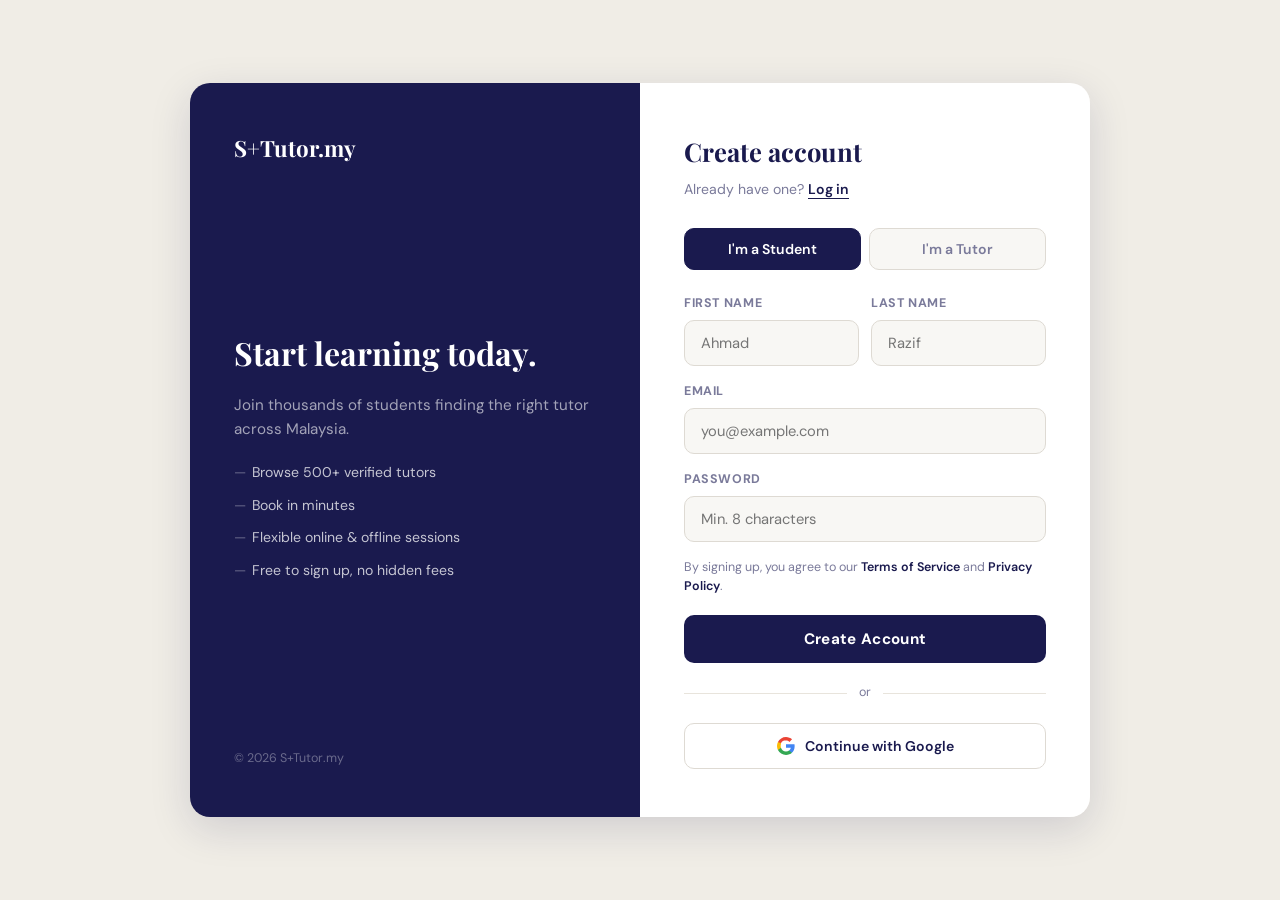
<file: signup.html>
<!DOCTYPE html>
<html lang="en">
<head>
  <meta charset="UTF-8" />
  <meta name="viewport" content="width=device-width, initial-scale=1.0"/>
  <title>S+Tutor.my — Sign Up</title>
  <link rel="stylesheet" href="global.css" />
  <script>/* S+Tutor: prevent night-mode flash */if(localStorage.getItem("stutor_night")==="1"){document.documentElement.classList.add("night-mode");}</script>
  <style>
    body { justify-content: center; align-items: center; min-height: 100vh; background: var(--cream); }

    .auth-shell {
      display: grid;
      grid-template-columns: 1fr 1fr;
      max-width: 900px;
      width: 100%;
      min-height: 600px;
      margin: 40px 16px;
      border-radius: var(--radius-xl);
      overflow: hidden;
      box-shadow: var(--shadow-lg);
    }

    /* Left panel — brand */
    .auth-brand {
      background: var(--navy);
      color: var(--white);
      display: flex;
      flex-direction: column;
      justify-content: space-between;
      padding: 48px 44px;
    }
    .auth-brand-logo {
      font-family: var(--font-display);
      font-size: 1.4rem;
      font-weight: 700;
      color: var(--white);
      text-decoration: none;
    }
    .auth-brand-body { flex: 1; display: flex; flex-direction: column; justify-content: center; gap: 20px; }
    .auth-brand-body h2 {
      font-family: var(--font-display);
      font-size: 2rem;
      font-weight: 700;
      line-height: 1.2;
      color: var(--white);
    }
    .auth-brand-body p {
      font-size: 0.95rem;
      color: rgba(255,255,255,0.6);
      line-height: 1.6;
    }
    .perks { list-style: none; display: flex; flex-direction: column; gap: 10px; }
    .perks li {
      font-size: 0.88rem;
      color: rgba(255,255,255,0.75);
      padding-left: 18px;
      position: relative;
    }
    .perks li::before {
      content: '—';
      position: absolute;
      left: 0;
      color: rgba(255,255,255,0.35);
    }
    .auth-brand-footer {
      font-size: 0.78rem;
      color: rgba(255,255,255,0.35);
    }

    /* Right panel — form */
    .auth-form-panel {
      background: var(--white);
      padding: 48px 44px;
      display: flex;
      flex-direction: column;
      justify-content: center;
      overflow-y: auto;
    }
    .auth-form-panel h1 {
      font-family: var(--font-display);
      font-size: 1.6rem;
      color: var(--navy);
      margin-bottom: 6px;
    }
    .auth-subtitle {
      font-size: 0.88rem;
      color: var(--muted);
      margin-bottom: 28px;
    }
    .auth-subtitle a { color: var(--navy); font-weight: 600; text-decoration: none; border-bottom: 1px solid var(--navy); }

    /* Role toggle */
    .role-toggle {
      display: grid;
      grid-template-columns: 1fr 1fr;
      gap: 8px;
      margin-bottom: 24px;
    }
    .role-btn {
      padding: 11px;
      border: 1.5px solid var(--slot);
      border-radius: var(--radius-md);
      background: var(--surface-alt);
      color: var(--muted);
      font-family: var(--font);
      font-size: 0.88rem;
      font-weight: 600;
      cursor: pointer;
      transition: border-color .2s, color .2s, background .2s;
      text-align: center;
    }
    .role-btn.active {
      border-color: var(--navy);
      background: var(--navy);
      color: var(--white);
    }

    .field {
      display: flex;
      flex-direction: column;
      gap: 6px;
      margin-bottom: 16px;
    }
    .field label {
      font-size: 0.78rem;
      font-weight: 700;
      color: var(--muted);
      text-transform: uppercase;
      letter-spacing: .05em;
    }
    .field input {
      background: var(--surface-alt);
      border: 1.5px solid var(--slot);
      border-radius: var(--radius-md);
      padding: 12px 16px;
      font-size: 0.92rem;
      color: var(--navy);
      transition: border-color .2s, box-shadow .2s;
      width: 100%;
    }
    .field input:focus {
      border-color: var(--navy);
      box-shadow: 0 0 0 3px rgba(26,26,78,0.07);
      outline: none;
    }
    .field-row { display: grid; grid-template-columns: 1fr 1fr; gap: 12px; }

    .terms {
      font-size: 0.78rem;
      color: var(--muted);
      margin-bottom: 20px;
      line-height: 1.5;
    }
    .terms a { color: var(--navy); text-decoration: none; font-weight: 600; }

    .btn-auth {
      width: 100%;
      background: var(--navy);
      color: var(--white);
      border: none;
      border-radius: var(--radius-md);
      padding: 14px;
      font-family: var(--font);
      font-size: 0.95rem;
      font-weight: 700;
      cursor: pointer;
      letter-spacing: .02em;
      transition: opacity .2s, transform .15s;
    }
    .btn-auth:hover { opacity: .85; transform: translateY(-1px); }

    .divider {
      display: flex;
      align-items: center;
      gap: 12px;
      margin: 20px 0;
      color: var(--muted);
      font-size: 0.78rem;
    }
    .divider::before, .divider::after {
      content: '';
      flex: 1;
      height: 1px;
      background: var(--cream-dark);
    }

    .btn-google {
      width: 100%;
      background: var(--white);
      color: var(--navy);
      border: 1.5px solid var(--slot);
      border-radius: var(--radius-md);
      padding: 13px;
      font-family: var(--font);
      font-size: 0.88rem;
      font-weight: 600;
      cursor: pointer;
      display: flex;
      align-items: center;
      justify-content: center;
      gap: 10px;
      transition: border-color .2s, background .2s;
    }
    .btn-google:hover { background: var(--surface-alt); border-color: var(--navy); }
    .g-icon { width: 18px; height: 18px; flex-shrink: 0; }

    @media (max-width: 640px) {
      body { align-items: flex-start; }
      .auth-shell { grid-template-columns: 1fr; margin: 0; border-radius: 0; }
      .auth-brand { display: none; }
      .auth-form-panel { padding: 60px 24px 40px; }
      .field-row { grid-template-columns: 1fr; }
    }
  </style>
</head>
<body>

  <div class="auth-shell">

    <!-- Brand side -->
    <div class="auth-brand">
      <a href="index.html" class="auth-brand-logo">S+Tutor.my</a>
      <div class="auth-brand-body">
        <h2>Start learning today.</h2>
        <p>Join thousands of students finding the right tutor across Malaysia.</p>
        <ul class="perks">
          <li>Browse 500+ verified tutors</li>
          <li>Book in minutes</li>
          <li>Flexible online & offline sessions</li>
          <li>Free to sign up, no hidden fees</li>
        </ul>
      </div>
      <div class="auth-brand-footer">© 2026 S+Tutor.my</div>
    </div>

    <!-- Form side -->
    <div class="auth-form-panel">
      <h1>Create account</h1>
      <p class="auth-subtitle">
        Already have one? <a href="login.html">Log in</a>
      </p>

      <!-- Role selector -->
      <div class="role-toggle">
        <button class="role-btn active" id="roleStudent" onclick="setRole('student')">I'm a Student</button>
        <button class="role-btn" id="roleTutor" onclick="setRole('tutor')">I'm a Tutor</button>
      </div>

      <div class="field-row">
        <div class="field">
          <label>First Name</label>
          <input type="text" placeholder="Ahmad" autocomplete="given-name" />
        </div>
        <div class="field">
          <label>Last Name</label>
          <input type="text" placeholder="Razif" autocomplete="family-name" />
        </div>
      </div>

      <div class="field">
        <label>Email</label>
        <input type="email" placeholder="you@example.com" autocomplete="email" />
      </div>

      <div class="field">
        <label>Password</label>
        <input type="password" placeholder="Min. 8 characters" autocomplete="new-password" />
      </div>

      <p class="terms">
        By signing up, you agree to our <a href="#">Terms of Service</a> and <a href="#">Privacy Policy</a>.
      </p>

      <button class="btn-auth" onclick="location.href='index.html'">Create Account</button>

      <div class="divider">or</div>

      <button class="btn-google">
        <svg class="g-icon" viewBox="0 0 18 18" xmlns="http://www.w3.org/2000/svg">
          <path d="M17.64 9.2c0-.637-.057-1.251-.164-1.84H9v3.481h4.844c-.209 1.125-.843 2.078-1.796 2.717v2.258h2.908c1.702-1.567 2.684-3.875 2.684-6.615z" fill="#4285F4"/>
          <path d="M9 18c2.43 0 4.467-.806 5.956-2.18l-2.908-2.259c-.806.54-1.837.86-3.048.86-2.344 0-4.328-1.584-5.036-3.711H.957v2.332C2.438 15.983 5.482 18 9 18z" fill="#34A853"/>
          <path d="M3.964 10.71c-.18-.54-.282-1.117-.282-1.71s.102-1.17.282-1.71V4.958H.957C.347 6.173 0 7.548 0 9s.348 2.827.957 4.042l3.007-2.332z" fill="#FBBC05"/>
          <path d="M9 3.58c1.321 0 2.508.454 3.44 1.345l2.582-2.58C13.463.891 11.426 0 9 0 5.482 0 2.438 2.017.957 4.958L3.964 6.29C4.672 4.163 6.656 3.58 9 3.58z" fill="#EA4335"/>
        </svg>
        Continue with Google
      </button>
    </div>

  </div>

  <script src="auth.js"></script>
  <script>
    function setRole(role) {
      document.getElementById('roleStudent').classList.toggle('active', role === 'student');
      document.getElementById('roleTutor').classList.toggle('active', role === 'tutor');
    }

    /* ── Sign Up logic ── */
    document.querySelector('.btn-auth').addEventListener('click', function(e) {
      e.preventDefault();
      const firstName = document.querySelectorAll('input[type="text"]')[0].value.trim();
      const lastName  = document.querySelectorAll('input[type="text"]')[1].value.trim();
      const email     = document.querySelector('input[type="email"]').value.trim();
      const password  = document.querySelector('input[type="password"]').value;

      /* Basic validation */
      if (!firstName || !lastName) { showError("Sila masukkan nama anda."); return; }
      if (!email || !email.includes('@')) { showError("Sila masukkan email yang sah."); return; }
      if (password.length < 8) { showError("Password mestilah sekurang-kurangnya 8 aksara."); return; }

      const fullName = firstName + " " + lastName;

      /* Save to localStorage */
      STAuth.saveUser(email, fullName);

      /* Redirect to home */
      window.location.href = "index.html";
    });

    function showError(msg) {
      let err = document.getElementById('authError');
      if (!err) {
        err = document.createElement('p');
        err.id = 'authError';
        err.style.cssText = 'color:#c0392b;font-size:.82rem;margin-bottom:12px;padding:10px 14px;background:#fdf0ef;border-radius:8px;border-left:3px solid #c0392b;';
        document.querySelector('.btn-auth').insertAdjacentElement('beforebegin', err);
      }
      err.textContent = msg;
    }
  </script>

</body>
</html>
</file>
<file: global.css>
/* ============================================================
   GLOBAL DESIGN SYSTEM — S+Tutor.my
   Navy / Cream aesthetic | DM Sans + Playfair Display
   ============================================================ */

@import url('https://fonts.googleapis.com/css2?family=DM+Sans:ital,wght@0,300;0,400;0,500;0,600;0,700;1,400&family=Playfair+Display:ital,wght@0,700;1,700&display=swap');

/* ========== RESET ========== */
*, *::before, *::after { box-sizing: border-box; margin: 0; padding: 0; transition: none; }

/* ========== TOKENS ========== */
:root {
  --navy:        #1a1a4e;
  --navy-light:  #2d2d70;
  --cream:       #f0ede6;
  --cream-dark:  #e8e4dc;
  --slot:        #dedad3;
  --slot-hover:  #c9c4ba;
  --white:       #ffffff;
  --text:        #1a1a4e;
  --muted:       #7a7a9a;
  --accent:      #e8a020;
  --surface:     #ffffff;
  --surface-alt: #f8f7f4;
  --border:      rgba(26,26,78,0.10);
  --radius-sm:   6px;
  --radius-md:   10px;
  --radius-lg:   14px;
  --radius-xl:   20px;
  --radius-pill: 999px;
  --shadow-sm:   0 2px 8px rgba(26,26,78,0.07);
  --shadow-md:   0 4px 24px rgba(26,26,78,0.10);
  --shadow-lg:   0 12px 40px rgba(26,26,78,0.15);
  --font:        'DM Sans', sans-serif;
  --font-display:'Playfair Display', serif;
}

/* ========== NIGHT MODE ========== */
/* Applied to both html and body so auth.js can prevent FOUC */
html.night-mode body,
body.night-mode {
  --navy:        #C5A3FF;
  --navy-light:  #d4b8ff;
  --cream:       #2D2D2D;
  --cream-dark:  #3a3a3a;
  --slot:        #3d3d3d;
  --slot-hover:  #4a4a4a;
  --white:       #252525;
  --text:        #e8e0ff;
  --muted:       #9d8ec0;
  --accent:      #C5A3FF;
  --surface:     #333333;
  --surface-alt: #2a2a2a;
  --border:      rgba(197,163,255,0.15);
  --shadow-sm:   0 2px 8px rgba(0,0,0,0.30);
  --shadow-md:   0 4px 24px rgba(0,0,0,0.40);
  --shadow-lg:   0 12px 40px rgba(0,0,0,0.50);
}

/* SVG logo rects use hardcoded fill — override in night mode */
html.night-mode .logo-icon svg rect,
body.night-mode .logo-icon svg rect { fill: #C5A3FF; }

/* ========== SMOOTH THEME TRANSITION ========== */
body, body * {
  transition: background-color 0.3s ease, border-color 0.3s ease, color 0.2s ease, box-shadow 0.3s ease;
}

/* ========== BASE ========== */
html { font-size: 16px; scroll-behavior: smooth; }

body {
  font-family: var(--font);
  background: var(--cream);
  color: var(--text);
  min-height: 100vh;
  display: flex;
  flex-direction: column;
  line-height: 1.6;
}

/* ============================================================
   NAVBAR
   ============================================================ */
.navbar {
  display: flex;
  align-items: center;
  padding: 0 40px;
  height: 64px;
  background: var(--white);
  border-bottom: 2px solid var(--navy);
  position: sticky;
  top: 0;
  z-index: 100;
}

.nav-logo {
  display: flex;
  align-items: center;
  gap: 10px;
  margin-right: auto;
  text-decoration: none;
  color: var(--navy);
}

.logo-icon { display: flex; align-items: center; }

.logo-text {
  font-weight: 700;
  font-size: 1.1rem;
  color: var(--navy);
  letter-spacing: -0.01em;
}

.nav-links {
  list-style: none;
  display: flex;
  gap: 32px;
  margin-right: 28px;
}

.nav-links a {
  text-decoration: none;
  color: var(--navy);
  font-size: 0.95rem;
  font-weight: 500;
  position: relative;
  transition: opacity .2s;
}
.nav-links a:hover { opacity: .6; }
.nav-links a.active::after {
  content: '';
  position: absolute;
  bottom: -4px; left: 0; right: 0;
  height: 2px;
  background: var(--navy);
  border-radius: 2px;
}

/* ============================================================
   BUTTONS
   ============================================================ */

/* Outlined (cream + navy border) */
.btn-signup {
  background: var(--cream);
  color: var(--navy);
  border: 1.5px solid var(--navy);
  border-radius: var(--radius-pill);
  padding: 7px 22px;
  font-family: var(--font);
  font-size: 0.9rem;
  font-weight: 600;
  text-decoration: none;
  cursor: pointer;
  transition: background .2s, color .2s;
  white-space: nowrap;
}
.btn-signup:hover { background: var(--navy); color: var(--white); }

/* Filled dark — primary action */
.btn-primary,
.btn-book,
.btn-pay,
.book-btn {
  display: inline-flex;
  align-items: center;
  justify-content: center;
  background: var(--navy);
  color: var(--white);
  border: 2px solid var(--navy);
  border-radius: var(--radius-pill);
  padding: 10px 26px;
  font-family: var(--font);
  font-size: 0.88rem;
  font-weight: 700;
  text-decoration: none;
  cursor: pointer;
  transition: opacity .2s, transform .15s;
  letter-spacing: .02em;
  white-space: nowrap;
  width: auto;
}
.btn-primary:hover,
.btn-book:hover,
.btn-pay:hover,
.book-btn:hover { opacity: .82; transform: translateY(-1px); }

/* Ghost — secondary action */
.btn-secondary,
.btn-chat,
.chat-btn {
  display: inline-flex;
  align-items: center;
  justify-content: center;
  background: var(--slot);
  color: var(--navy);
  border: 1.5px solid var(--navy);
  border-radius: var(--radius-pill);
  padding: 9px 22px;
  font-family: var(--font);
  font-size: 0.88rem;
  font-weight: 600;
  cursor: pointer;
  transition: background .18s, transform .15s;
  white-space: nowrap;
  text-decoration: none;
}
.btn-secondary:hover,
.btn-chat:hover,
.chat-btn:hover { background: var(--slot-hover); transform: translateY(-1px); }

/* Full width (sidebar apply) */
.btn-apply {
  width: 100%;
  background: var(--navy);
  color: var(--white);
  border: none;
  padding: 12px;
  border-radius: var(--radius-md);
  font-family: var(--font);
  font-weight: 700;
  font-size: 0.9rem;
  margin-top: 20px;
  cursor: pointer;
  transition: opacity .2s;
}
.btn-apply:hover { opacity: .85; }

/* See all */
.btn-see-all {
  display: inline-block;
  color: var(--navy);
  text-decoration: none;
  font-weight: 600;
  font-size: 0.95rem;
  border-bottom: 2px solid var(--navy);
  padding-bottom: 2px;
  transition: opacity .2s;
}
.btn-see-all:hover { opacity: .6; }

/* ============================================================
   SLOT / DURATION TOGGLE BUTTONS
   ============================================================ */
.slot-btn, .dur-btn {
  background: var(--slot);
  border: 2px solid transparent;
  border-radius: var(--radius-sm);
  padding: 8px 6px;
  font-family: var(--font);
  font-size: 0.8rem;
  font-weight: 500;
  color: var(--navy);
  cursor: pointer;
  transition: background .18s, border-color .18s, transform .15s;
  text-align: center;
  width: 100%;
}
.slot-btn:hover, .dur-btn:hover { background: var(--slot-hover); transform: translateY(-1px); }
.slot-btn.selected, .dur-btn.selected {
  background: var(--navy);
  color: var(--white);
  border-color: var(--navy);
}

/* ============================================================
   AVATAR
   ============================================================ */
.avatar, .card-avatar, .tutor-avatar {
  display: flex;
  align-items: center;
  justify-content: center;
  border-radius: 50%;
  background: var(--navy);
  color: var(--white);
  font-weight: 700;
  flex-shrink: 0;
}
.card-avatar  { width: 48px; height: 48px; font-size: 1.2rem; }
.tutor-avatar { width: 44px; height: 44px; font-size: 1.1rem; }

/* ============================================================
   CARDS — shared
   ============================================================ */
.tutor-card {
  background: var(--surface);
  border: 1.5px solid var(--border);
  border-radius: var(--radius-lg);
  padding: 22px 20px;
  display: flex;
  flex-direction: column;
  gap: 14px;
  box-shadow: var(--shadow-md);
  transition: transform .22s, box-shadow .22s;
  cursor: pointer;
  text-decoration: none;
  color: inherit;
}
.tutor-card:hover { transform: translateY(-4px); box-shadow: var(--shadow-lg); }

.card-top { display: flex; align-items: center; gap: 14px; }
.card-meta { display: flex; flex-direction: column; gap: 3px; }
.card-name { font-weight: 700; font-size: 1rem; color: var(--navy); }
.card-subject { font-size: 0.8rem; color: var(--muted); }
.card-stars { font-size: 0.85rem; color: var(--accent); letter-spacing: 1px; }
.card-footer {
  display: flex;
  align-items: center;
  justify-content: space-between;
  border-top: 1px solid var(--cream-dark);
  padding-top: 12px;
  margin-top: auto;
  flex-wrap: wrap;
  gap: 8px;
}
.card-rate { font-weight: 700; font-size: 1rem; color: var(--navy); }
.card-rate span { font-weight: 400; font-size: 0.78rem; color: var(--muted); }

/* List page card body */
.card-body { display: flex; gap: 16px; align-items: flex-start; }

.profile-box {
  width: 100px;
  height: 100px;
  background: var(--slot);
  border-radius: var(--radius-md);
  flex-shrink: 0;
  display: flex;
  align-items: center;
  justify-content: center;
  font-size: 2rem;
  font-weight: 700;
  color: var(--navy);
}

.tutor-info { flex: 1; display: flex; flex-direction: column; gap: 6px; }
.tutor-info h3 { font-size: 1rem; font-weight: 700; color: var(--navy); }
.tutor-info .about { font-size: 0.85rem; color: var(--muted); line-height: 1.5; }
.tutor-info .rating { font-size: 0.85rem; color: var(--text); }
.tutor-info .price-tag { font-weight: 700; color: var(--navy); font-size: 0.9rem; }

.icons { display: flex; gap: 10px; font-size: 1.1rem; }

/* Badge */
.badge {
  display: inline-flex;
  align-items: center;
  background: var(--slot);
  color: var(--navy);
  padding: 5px 12px;
  border-radius: var(--radius-pill);
  font-size: 0.78rem;
  font-weight: 600;
}
.rate-badge {
  background: var(--navy);
  color: var(--white);
  border-radius: var(--radius-pill);
  padding: 5px 14px;
  font-size: 0.85rem;
  font-weight: 600;
}

/* ============================================================
   FORMS
   ============================================================ */
input, select, textarea {
  font-family: var(--font);
  font-size: 0.9rem;
  color: var(--navy);
  background: var(--surface-alt);
  border: 1.5px solid var(--slot);
  border-radius: var(--radius-md);
  padding: 10px 14px;
  outline: none;
  width: 100%;
  transition: border-color .2s, box-shadow .2s;
}
input:focus, select:focus, textarea:focus {
  border-color: var(--navy);
  box-shadow: 0 0 0 3px rgba(26,26,78,0.07);
}
textarea { resize: vertical; min-height: 72px; }

.notes-area {
  width: 100%;
  min-height: 72px;
  border: 1.5px solid var(--slot);
  border-radius: var(--radius-md);
  padding: 10px 14px;
  font-family: var(--font);
  font-size: 0.87rem;
  color: var(--navy);
  background: var(--surface-alt);
  resize: vertical;
  outline: none;
  transition: border-color .2s;
}
.notes-area:focus { border-color: var(--navy); }

/* ============================================================
   SEARCH BAR
   ============================================================ */
.search-wrap {
  display: flex;
  align-items: center;
  background: var(--slot);
  border: 1.5px solid rgba(26,26,78,0.12);
  border-radius: var(--radius-pill);
  padding: 0 6px 0 20px;
  width: min(480px, 90%);
  transition: border-color .2s, box-shadow .2s;
}
.search-wrap:focus-within {
  border-color: var(--navy);
  box-shadow: 0 0 0 3px rgba(26,26,78,0.08);
}
.search-input {
  flex: 1;
  border: none;
  background: transparent;
  font-family: var(--font);
  font-size: 0.95rem;
  color: var(--navy);
  padding: 10px 0;
  outline: none;
  box-shadow: none;
}
.search-input::placeholder { color: var(--muted); }
.search-btn {
  background: none;
  border: none;
  cursor: pointer;
  color: var(--muted);
  display: flex;
  align-items: center;
  padding: 6px 10px;
  transition: color .2s;
  font-family: var(--font);
  font-size: 0.88rem;
  font-weight: 600;
}
.search-btn:hover { color: var(--navy); }

/* ============================================================
   SIDEBAR / FILTER
   ============================================================ */
.sidebar {
  background: var(--surface-alt);
  border: 1.5px solid var(--border);
  border-radius: var(--radius-lg);
  padding: 24px 20px;
  height: fit-content;
}

.filter-title {
  font-family: var(--font-display);
  font-size: 1.1rem;
  color: var(--navy);
  margin-bottom: 20px;
}

.filter-group {
  margin-bottom: 16px;
}

.filter-group label {
  display: block;
  font-size: 0.78rem;
  font-weight: 700;
  color: var(--muted);
  text-transform: uppercase;
  letter-spacing: .05em;
  margin-bottom: 7px;
}

.filter-checkbox-container {
  display: flex;
  align-items: center;
  gap: 10px;
  margin-bottom: 10px;
  cursor: pointer;
}
.filter-checkbox-container input[type="checkbox"] {
  width: 16px;
  height: 16px;
  accent-color: var(--navy);
  cursor: pointer;
}
.filter-checkbox-container label {
  font-size: 0.88rem;
  font-weight: 500;
  color: var(--text);
  cursor: pointer;
  margin-bottom: 0;
  text-transform: none;
  letter-spacing: 0;
}

/* ============================================================
   CHAT
   ============================================================ */
.chat-container {
  display: flex;
  flex-direction: column;
  flex: 1;
  padding: 28px 40px;
  gap: 16px;
  max-width: 860px;
  margin: 0 auto;
  width: 100%;
}

.chat-header {
  display: flex;
  align-items: center;
  gap: 14px;
  background: var(--surface);
  border: 1.5px solid var(--border);
  border-radius: var(--radius-lg);
  padding: 16px 22px;
  box-shadow: var(--shadow-sm);
}

.chat-header-info { flex: 1; }
.chat-header-name { font-weight: 700; color: var(--navy); font-size: 1rem; }
.chat-header-status { font-size: 0.8rem; color: var(--muted); }

#chat-box {
  flex: 1;
  min-height: 420px;
  overflow-y: auto;
  background: var(--surface);
  border: 1.5px solid var(--border);
  border-radius: var(--radius-lg);
  padding: 20px;
  box-shadow: var(--shadow-sm);
  display: flex;
  flex-direction: column;
  gap: 10px;
}

.chat-input {
  display: flex;
  gap: 10px;
  align-items: center;
}
.chat-input input {
  flex: 1;
  padding: 12px 18px;
  border-radius: var(--radius-pill);
  font-size: 0.95rem;
}
.chat-input button {
  background: var(--navy);
  color: var(--white);
  border: none;
  padding: 12px 26px;
  border-radius: var(--radius-pill);
  font-family: var(--font);
  font-size: 0.9rem;
  font-weight: 600;
  cursor: pointer;
  transition: opacity .2s;
  white-space: nowrap;
}
.chat-input button:hover { opacity: .85; }

.message {
  padding: 11px 16px;
  border-radius: var(--radius-lg);
  max-width: 68%;
  font-size: 0.9rem;
  line-height: 1.55;
  word-break: break-word;
}
.message.sent {
  background: var(--navy);
  color: var(--white);
  align-self: flex-end;
  border-bottom-right-radius: 4px;
}
.message.received {
  background: var(--slot);
  color: var(--navy);
  align-self: flex-start;
  border-bottom-left-radius: 4px;
}
.message-time {
  font-size: 0.7rem;
  opacity: .6;
  margin-top: 3px;
}
.chat-date-divider {
  text-align: center;
  font-size: 0.75rem;
  color: var(--muted);
  margin: 8px 0;
}

/* ============================================================
   PROFILE PAGE
   ============================================================ */
.profile-container {
  display: grid;
  grid-template-columns: 2fr 1fr;
  gap: 28px;
  padding: 40px;
  align-items: start;
  max-width: 1100px;
  margin: 0 auto;
  width: 100%;
}

.profile-info {
  background: var(--surface);
  padding: 32px;
  border-radius: var(--radius-lg);
  box-shadow: var(--shadow-md);
  border: 1.5px solid var(--border);
}

.profile-header {
  display: flex;
  gap: 22px;
  align-items: center;
  margin-bottom: 28px;
  padding-bottom: 24px;
  border-bottom: 1px solid var(--cream-dark);
}

.profile-img-circle {
  width: 96px;
  height: 96px;
  border-radius: 50%;
  background: var(--navy);
  color: var(--white);
  display: flex;
  align-items: center;
  justify-content: center;
  font-size: 2.2rem;
  font-weight: 700;
  flex-shrink: 0;
}

.profile-header h1 {
  font-family: var(--font-display);
  font-size: 1.65rem;
  color: var(--navy);
  margin-bottom: 5px;
}

.subject { font-size: 0.9rem; color: var(--muted); margin-bottom: 8px; }

.rating {
  color: var(--accent);
  font-size: 1rem;
  margin-bottom: 10px;
  display: flex;
  align-items: center;
  gap: 6px;
}
.rating span { color: var(--muted); font-size: 0.85rem; }

.badges { display: flex; gap: 8px; flex-wrap: wrap; margin-top: 4px; }

/* Profile sections */
.section {
  margin-top: 24px;
  padding-top: 20px;
  border-top: 1px solid var(--cream-dark);
}
.section h2 {
  font-family: var(--font-display);
  font-size: 1.1rem;
  color: var(--navy);
  margin-bottom: 12px;
}
.section p { font-size: 0.9rem; color: var(--text); margin-bottom: 7px; }

.details p { margin-bottom: 8px; }

.review {
  background: var(--surface-alt);
  border: 1px solid var(--border);
  border-radius: var(--radius-md);
  padding: 14px 16px;
  margin-bottom: 12px;
}
.review h4 { font-size: 0.9rem; font-weight: 700; color: var(--navy); margin-bottom: 4px; }
.review p  { font-size: 0.83rem; color: var(--muted); }

/* Sticky booking card (right column) */
.booking-card {
  background: var(--surface);
  padding: 28px;
  border-radius: var(--radius-lg);
  box-shadow: var(--shadow-md);
  border: 1.5px solid var(--border);
  position: sticky;
  top: 80px;
  display: flex;
  flex-direction: column;
  gap: 12px;
}

.price {
  font-family: var(--font-display);
  font-size: 2rem;
  font-weight: 700;
  color: var(--navy);
  display: block;
}
.price small {
  font-family: var(--font);
  font-size: 0.85rem;
  font-weight: 400;
  color: var(--muted);
}

.booking-card .book-btn,
.booking-card .chat-btn {
  width: 100%;
  justify-content: center;
  border-radius: var(--radius-md);
}

/* ============================================================
   BOOKING PAGE
   ============================================================ */
.booking-main {
  flex: 1;
  display: flex;
  gap: 28px;
  padding: 40px 40px 60px;
  max-width: 1100px;
  margin: 0 auto;
  width: 100%;
}

.page-label { min-width: 160px; padding-top: 8px; }

.label-title {
  font-family: var(--font-display);
  font-size: 2rem;
  font-weight: 700;
  line-height: 1.2;
  color: var(--navy);
}
.label-title em { font-style: italic; }

/* Booking card shell */
.booking-card-main {
  flex: 1;
  background: var(--surface);
  border-radius: var(--radius-lg);
  box-shadow: var(--shadow-md);
  border: 1.5px solid var(--border);
  display: flex;
  flex-direction: column;
  overflow: hidden;
}

/* Tutor info bar */
.tutor-info-bar {
  display: flex;
  align-items: center;
  gap: 14px;
  padding: 18px 28px;
  border-bottom: 1.5px solid var(--cream-dark);
  background: var(--surface-alt);
}
.tutor-meta { flex: 1; }
.tutor-name { font-weight: 700; font-size: 1rem; color: var(--navy); }
.tutor-subject { font-size: 0.82rem; color: var(--muted); }

/* Sections within booking card */
.booking-section {
  padding: 22px 28px 0;
}
.booking-section-title {
  font-size: 1rem;
  font-weight: 700;
  color: var(--navy);
  text-align: center;
  margin-bottom: 16px;
}

/* Date/time grid */
.date-grid {
  display: grid;
  grid-template-columns: repeat(5, 1fr);
  gap: 8px;
  margin-bottom: 8px;
}
.timeslot-grid {
  display: grid;
  grid-template-columns: repeat(5, 1fr);
  gap: 8px;
  padding: 0 28px 20px;
}
.date-col { display: flex; flex-direction: column; align-items: center; gap: 5px; }
.date-label {
  font-size: 0.75rem;
  font-weight: 700;
  color: var(--navy);
  margin-bottom: 3px;
  white-space: nowrap;
  text-align: center;
}

/* Duration picker */
.details-section { padding: 0 28px 0; }
.detail-row {
  display: flex;
  align-items: center;
  gap: 14px;
  margin-bottom: 12px;
  flex-wrap: wrap;
}
.detail-label {
  font-size: 0.88rem;
  font-weight: 600;
  color: var(--navy);
  min-width: 110px;
}
.detail-value { font-size: 0.88rem; font-weight: 600; color: var(--text); }
.duration-picker { display: flex; gap: 8px; }
.dur-btn { width: auto; padding: 7px 18px; }

/* Summary bar */
.summary-bar {
  display: flex;
  align-items: center;
  justify-content: space-between;
  padding: 18px 28px 22px;
  margin-top: auto;
  border-top: 1.5px solid var(--cream-dark);
  background: var(--surface-alt);
  flex-wrap: wrap;
  gap: 14px;
}
.summary-left { display: flex; gap: 24px; flex-wrap: wrap; }
.summary-item { display: flex; flex-direction: column; gap: 2px; }
.sum-label {
  font-size: 0.7rem;
  color: var(--muted);
  font-weight: 600;
  text-transform: uppercase;
  letter-spacing: .05em;
}
.sum-val { font-size: 0.88rem; font-weight: 700; color: var(--navy); }
.summary-right { display: flex; flex-direction: column; align-items: flex-end; gap: 8px; }
.price-display { font-size: 0.9rem; color: var(--navy); font-weight: 500; }
.price-display strong { font-size: 1.15rem; font-weight: 700; }

/* ============================================================
   MODAL
   ============================================================ */
.modal-overlay {
  display: none;
  position: fixed;
  inset: 0;
  background: rgba(26,26,78,0.48);
  z-index: 999;
  align-items: center;
  justify-content: center;
}
.modal-overlay.active { display: flex; }

.modal {
  background: var(--white);
  border-radius: var(--radius-xl);
  padding: 44px 40px;
  max-width: 380px;
  width: 90%;
  text-align: center;
  box-shadow: 0 20px 60px rgba(26,26,78,0.28);
  animation: popIn .3s cubic-bezier(.34,1.56,.64,1);
}
@keyframes popIn {
  from { transform: scale(.85); opacity: 0; }
  to   { transform: scale(1); opacity: 1; }
}
.modal-icon {
  width: 56px; height: 56px;
  background: var(--navy);
  color: var(--white);
  border-radius: 50%;
  display: flex;
  align-items: center;
  justify-content: center;
  font-size: 1.5rem;
  margin: 0 auto 18px;
}
.modal h3 {
  font-family: var(--font-display);
  font-size: 1.4rem;
  color: var(--navy);
  margin-bottom: 10px;
}
.modal p {
  font-size: 0.88rem;
  color: var(--muted);
  line-height: 1.65;
  margin-bottom: 24px;
}

/* ============================================================
   HERO
   ============================================================ */
.hero {
  position: relative;
  min-height: 460px;
  display: flex;
  align-items: center;
  justify-content: center;
  padding: 60px 20px 80px;
  overflow: hidden;
}
.hero-center {
  text-align: center;
  display: flex;
  flex-direction: column;
  align-items: center;
  gap: 20px;
  max-width: 680px;
  position: relative;
  z-index: 2;
  animation: fadeUp .7s cubic-bezier(.22,1,.36,1) both;
}
@keyframes fadeUp {
  from { opacity: 0; transform: translateY(24px); }
  to   { opacity: 1; transform: translateY(0); }
}
.hero-title {
  font-family: var(--font-display);
  font-size: clamp(2rem, 4.5vw, 3rem);
  font-weight: 700;
  line-height: 1.2;
  color: var(--navy);
}
.hero-title em { font-style: italic; }
.hero-sub {
  display: block;
  font-family: var(--font);
  font-size: clamp(0.9rem, 2vw, 1.05rem);
  color: var(--navy);
  margin-top: 4px;
}
.hero-tagline {
  font-size: 0.9rem;
  color: var(--navy);
  opacity: .72;
  line-height: 1.6;
  animation: fadeUp .7s .3s both;
}

/* Subject pills */
.subject-pills { display: flex; flex-wrap: wrap; justify-content: center; gap: 8px; }
.pill {
  background: transparent;
  border: none;
  font-family: var(--font);
  font-size: 0.92rem;
  font-weight: 500;
  color: var(--navy);
  cursor: pointer;
  padding: 4px 10px;
  border-radius: var(--radius-pill);
  transition: background .2s;
  position: relative;
}
.pill::after {
  content: '';
  position: absolute;
  bottom: 0; left: 10px; right: 10px;
  height: 1.5px;
  background: var(--navy);
  opacity: 0;
  transition: opacity .2s;
}
.pill:hover::after, .pill.active::after { opacity: 1; }
.pill.active { font-weight: 700; }
.pill:hover { background: rgba(26,26,78,0.06); }

/* Floating illos */
.illo { position: absolute; animation: float 4s ease-in-out infinite; }
.illo-tl { top: 20px;  left: 40px;   animation-delay: 0s; }
.illo-ml { top: 50%;   left: 20px;   animation: floatMid 4s ease-in-out infinite .6s; }
.illo-bl { bottom: 20px; left: 60px; animation-delay: 1.2s; }
.illo-tr { top: 10px;  right: 30px;  animation-delay: .3s; }
.illo-mr { top: 50%;   right: 20px;  animation: floatMid 4s ease-in-out infinite .9s; }
.illo-br { bottom: 10px; right: 50px; animation-delay: 1.5s; }
@keyframes float    { 0%,100%{transform:translateY(0)} 50%{transform:translateY(-10px)} }
@keyframes floatMid { 0%,100%{transform:translateY(-50%)} 50%{transform:translateY(calc(-50% - 10px))} }

/* Tutors section */
.tutors-section {
  padding: 40px 40px 60px;
  max-width: 1100px;
  margin: 0 auto;
  width: 100%;
}
.section-heading {
  font-family: var(--font-display);
  font-size: 1.6rem;
  font-weight: 700;
  color: var(--navy);
  margin-bottom: 28px;
  text-align: center;
}
.tutors-grid {
  display: grid;
  grid-template-columns: repeat(auto-fill, minmax(260px, 1fr));
  gap: 20px;
  margin-bottom: 32px;
}
.see-all-wrap { text-align: center; }

/* ============================================================
   LIST PAGE LAYOUT
   ============================================================ */
.page-header {
  padding: 32px 40px 0;
  max-width: 1100px;
  margin: 0 auto;
  width: 100%;
  text-align: center;
}
.page-header h1 {
  font-family: var(--font-display);
  font-size: 1.8rem;
  color: var(--navy);
  margin-bottom: 16px;
}
.search-container {
  max-width: 480px;
  margin: 0 auto;
}
.search-container input {
  border-radius: var(--radius-pill);
  padding: 11px 20px;
  background: var(--slot);
  border-color: rgba(26,26,78,0.12);
}

.main-layout {
  display: grid;
  grid-template-columns: 260px 1fr;
  gap: 24px;
  padding: 28px 40px 60px;
  max-width: 1100px;
  margin: 0 auto;
  width: 100%;
}

/* ============================================================
   FOOTER
   ============================================================ */
.footer {
  background: var(--navy);
  color: var(--white);
  padding: 22px 40px;
  margin-top: auto;
  text-align: center;
  font-size: 0.85rem;
  opacity: 1;
}

/* ============================================================
   RESPONSIVE
   ============================================================ */
@media (max-width: 900px) {
  .profile-container { grid-template-columns: 1fr; padding: 24px 20px; }
  .booking-card { position: static; }
}
@media (max-width: 700px) {
  .navbar { padding: 0 16px; }
  .nav-links { gap: 18px; margin-right: 16px; }
  .hero { padding: 40px 16px 60px; min-height: 400px; }
  .illo { display: none; }
  .tutors-section { padding: 24px 16px 40px; }
  .main-layout { grid-template-columns: 1fr; padding: 20px 16px; }
  .booking-main { flex-direction: column; padding: 20px 16px 40px; }
  .page-label { margin-bottom: 12px; min-width: auto; }
  .date-grid, .timeslot-grid { grid-template-columns: repeat(3, 1fr); }
  .summary-bar { flex-direction: column; align-items: flex-start; }
  .summary-right { align-items: flex-start; }
  .chat-container { padding: 16px; }
  .profile-container { padding: 16px; }
  .footer { padding: 18px 16px; }
  .page-header { padding: 24px 16px 0; }
}
/* ============================================================
   HAMBURGER MENU BUTTON
   Tombol tiga garis yang menggantikan butang Sign Up di navbar.
   Kelihatan di semua saiz skrin.
   ============================================================ */
.hamburger-btn {
  display: flex;
  flex-direction: column;
  justify-content: center;
  align-items: center;
  gap: 5px;
  width: 36px;
  height: 36px;
  background: none;
  border: none;
  border-radius: 0;
  cursor: pointer;
  padding: 0;
  flex-shrink: 0;
  transition: opacity .2s;
  z-index: 201;
}
.hamburger-btn:hover { opacity: .6; }

/* Tiga garisan dalam hamburger button */
.hamburger-btn span {
  display: block;
  width: 18px;
  height: 2px;
  background: var(--navy);
  border-radius: 2px;
  transition: transform .3s ease, opacity .2s ease;
  transform-origin: center;
}

/* Animasi hamburger → X bila menu terbuka */
.hamburger-btn.is-open span:nth-child(1) { transform: translateY(7px) rotate(45deg); }
.hamburger-btn.is-open span:nth-child(2) { opacity: 0; transform: scaleX(0); }
.hamburger-btn.is-open span:nth-child(3) { transform: translateY(-7px) rotate(-45deg); }

/* ============================================================
   SLIDE-OUT MENU PANEL
   Panel menu yang slide masuk dari kanan bila hamburger ditekan.
   ============================================================ */

/* Gelap di belakang panel bila menu terbuka */
.menu-overlay {
  position: fixed;
  inset: 0;
  background: rgba(26, 26, 78, 0.45);
  z-index: 198;
  opacity: 0;
  pointer-events: none;
  transition: opacity .3s ease;
}
.menu-overlay.is-open {
  opacity: 1;
  pointer-events: all;
}

/* Panel putih yang slide dari kanan */
.side-menu {
  position: fixed;
  top: 0;
  right: 0;
  width: min(320px, 85vw); /* Responsif — tak lebih 85% lebar skrin */
  height: 100vh;
  background: var(--white);
  z-index: 200;
  display: flex;
  flex-direction: column;
  box-shadow: -8px 0 40px rgba(26, 26, 78, 0.18);
  transform: translateX(100%); /* Tersembunyi di kanan */
  transition: transform .35s cubic-bezier(.4, 0, .2, 1);
  overflow-y: auto;
}
.side-menu.is-open {
  transform: translateX(0); /* Slide masuk */
}

/* ── Header dalam menu panel ── */
.side-menu-header {
  display: flex;
  align-items: center;
  justify-content: space-between;
  padding: 20px 24px;
  border-bottom: 1.5px solid var(--border);
}
.side-menu-logo {
  font-family: var(--font-display);
  font-size: 1.1rem;
  font-weight: 700;
  color: var(--navy);
  text-decoration: none;
}

/* Butang X untuk tutup menu */
.side-menu-close {
  background: none;
  border: none;
  cursor: pointer;
  font-size: 1.4rem;
  color: var(--muted);
  line-height: 1;
  padding: 4px 8px;
  border-radius: var(--radius-sm);
  transition: color .2s, background .2s;
}
.side-menu-close:hover { color: var(--navy); background: var(--cream); }

/* ── Bahagian atas: navigasi utama ── */
.side-menu-nav {
  display: flex;
  flex-direction: column;
  padding: 16px 0;
  border-bottom: 1.5px solid var(--border);
}
.side-menu-nav a {
  display: flex;
  align-items: center;
  padding: 14px 24px;
  text-decoration: none;
  color: var(--navy);
  font-size: 0.97rem;
  font-weight: 500;
  transition: background .18s;
  border-left: 3px solid transparent;
}
.side-menu-nav a:hover { background: var(--surface-alt); }
.side-menu-nav a.active {
  background: var(--surface-alt);
  border-left-color: var(--navy);
  font-weight: 700;
}

/* menu-icon removed — no icons in side menu */

/* ── Bahagian bawah: butang CTA (Sign Up / Login) ── */
.side-menu-footer {
  padding: 20px 24px;
  display: flex;
  flex-direction: column;
  gap: 10px;
  margin-top: auto; /* Tolak ke bahagian bawah panel */
}

/* Butang Log Out dalam side menu */
.btn-logout-menu {
  display: flex;
  align-items: center;
  justify-content: center;
  background: transparent;
  color: #c0392b;
  border: 1.5px solid #c0392b;
  border-radius: var(--radius-pill);
  padding: 11px 22px;
  font-family: var(--font);
  font-size: 0.92rem;
  font-weight: 600;
  cursor: pointer;
  transition: background .2s, color .2s;
  width: 100%;
}
.btn-logout-menu:hover { background: #fdf0ef; }

/* Butang Login — outlined */
.side-menu-footer .btn-login {
  display: flex;
  align-items: center;
  justify-content: center;
  background: transparent;
  color: var(--navy);
  border: 1.5px solid var(--navy);
  border-radius: var(--radius-pill);
  padding: 11px 22px;
  font-family: var(--font);
  font-size: 0.92rem;
  font-weight: 600;
  text-decoration: none;
  cursor: pointer;
  transition: background .2s, color .2s;
}
.side-menu-footer .btn-login:hover { background: var(--cream); }

/* Butang Sign Up — filled */
.side-menu-footer .btn-signup-menu {
  display: flex;
  align-items: center;
  justify-content: center;
  background: var(--navy);
  color: var(--white);
  border: 2px solid var(--navy);
  border-radius: var(--radius-pill);
  padding: 11px 22px;
  font-family: var(--font);
  font-size: 0.92rem;
  font-weight: 700;
  text-decoration: none;
  cursor: pointer;
  transition: opacity .2s;
}
.side-menu-footer .btn-signup-menu:hover { opacity: .85; }

/* ============================================================
   RESPONSIVE — Hamburger menu
   Di skrin besar, nav links dalam navbar masih nampak.
   Di skrin kecil (≤700px), sembunyikan nav links dalam navbar
   sebab semua ada dalam side menu dah.
   ============================================================ */
@media (max-width: 700px) {
  .nav-links { display: none; } /* Sembunyikan nav links biasa di mobile */
}
</file>
